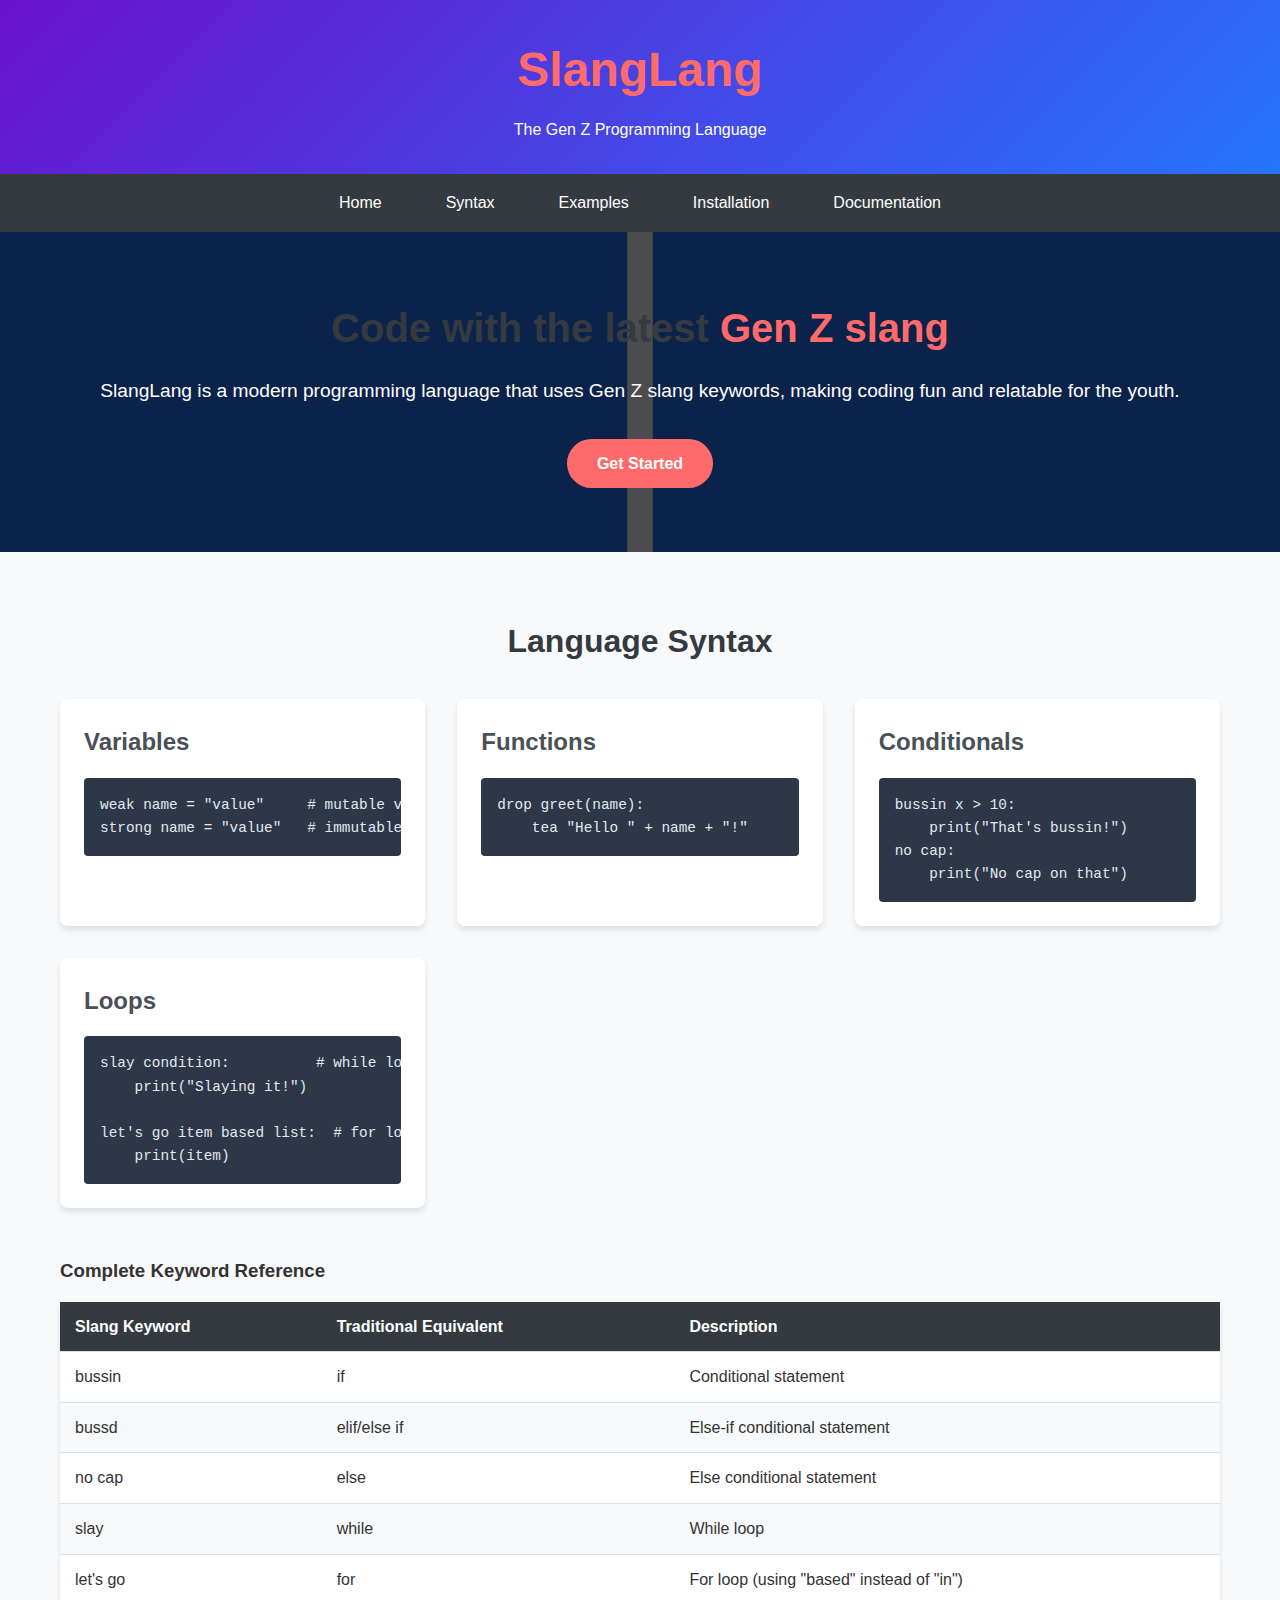
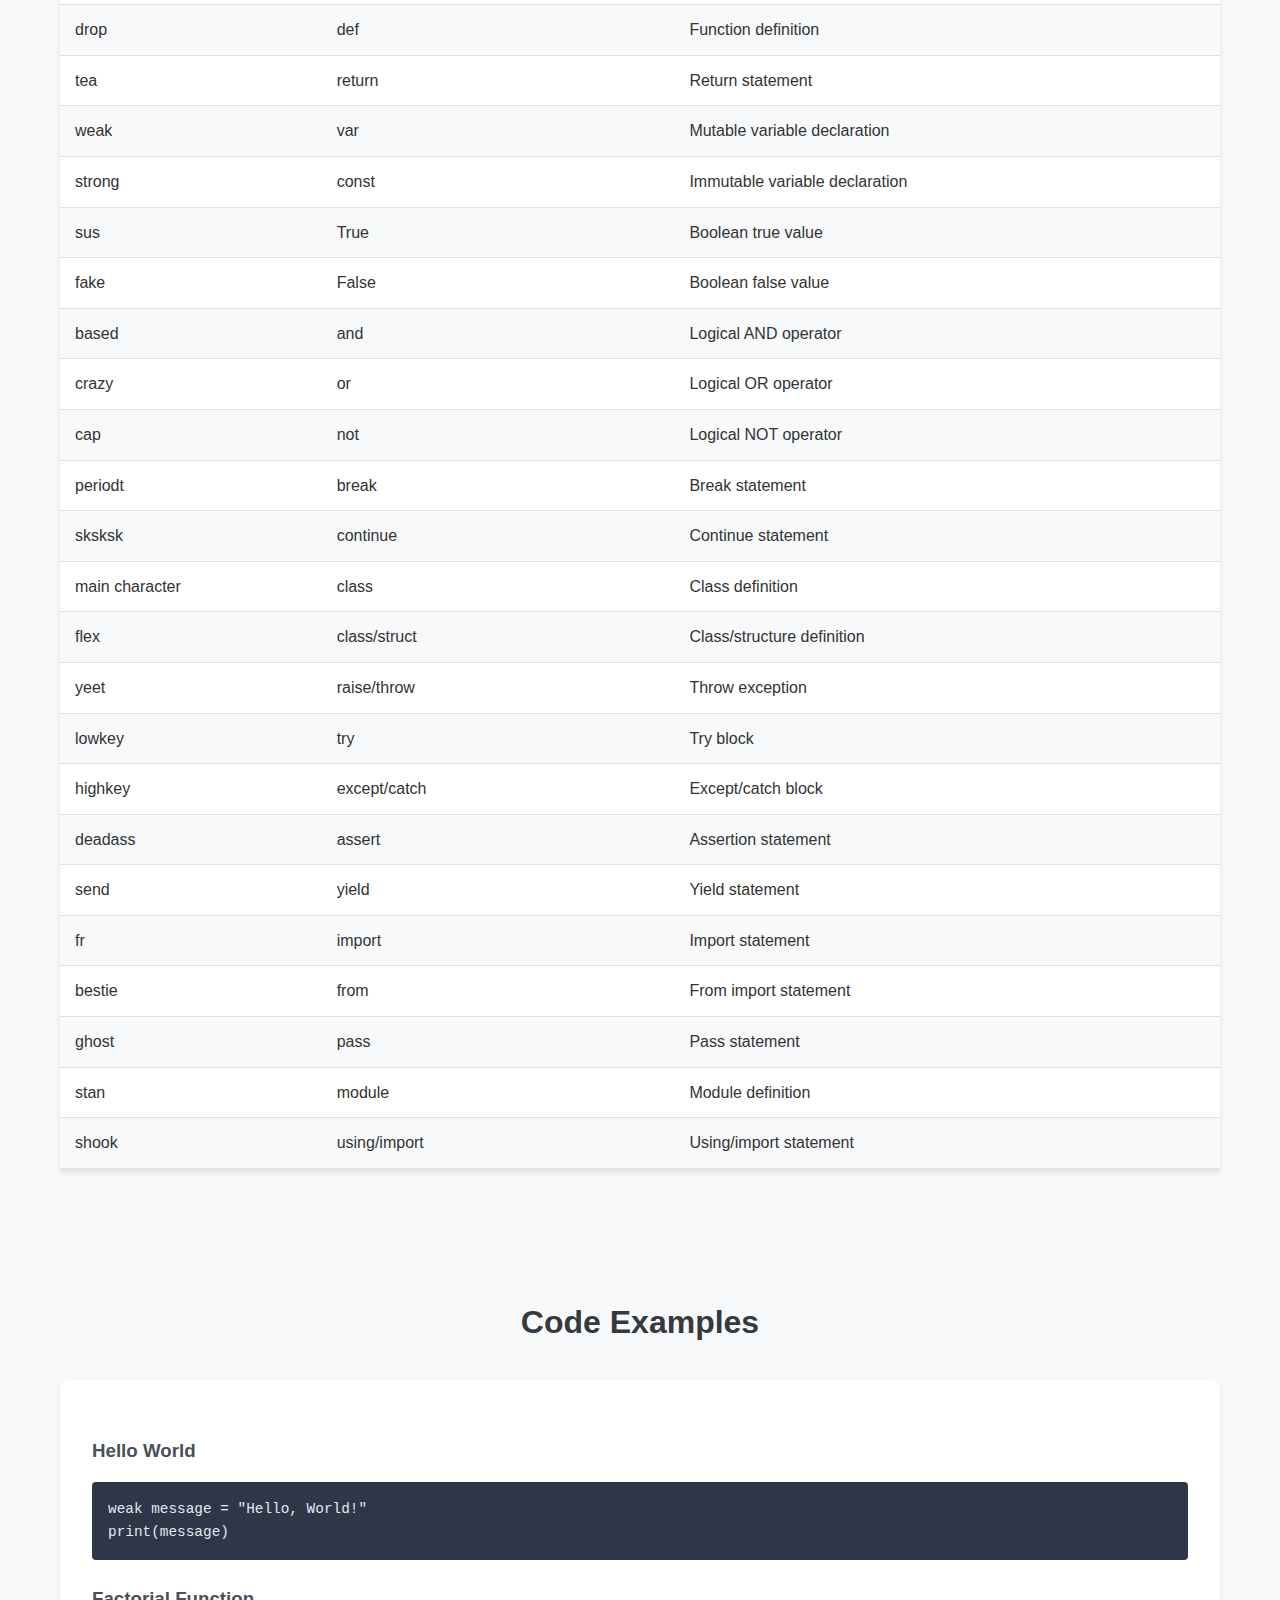
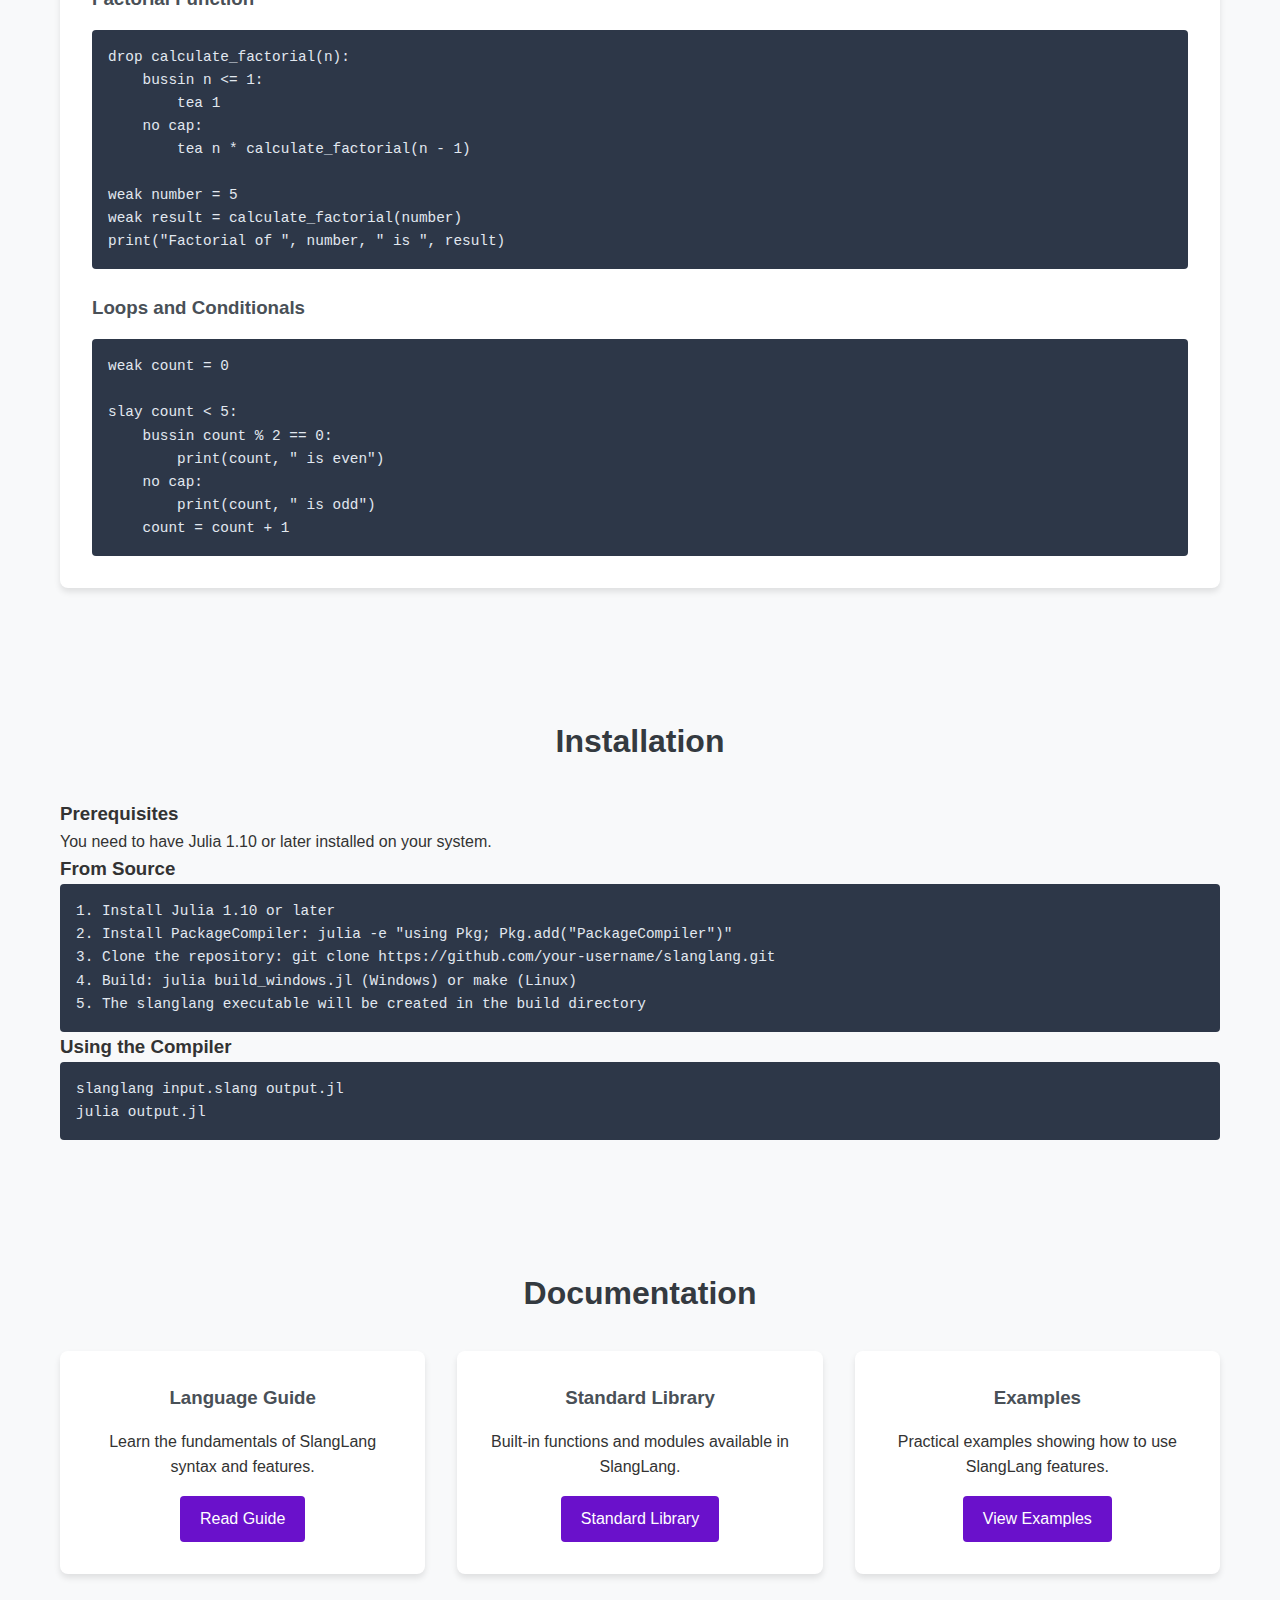
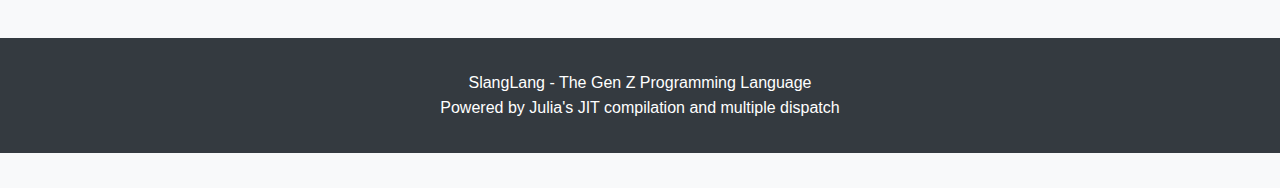
<file: index.html>
<!DOCTYPE html>
<html>
<head>
    <title>Redirecting to SlangLang GitHub Pages</title>
    <meta charset="utf-8">
    <meta http-equiv="refresh" content="0; url=./docs/index.html">
    <link rel="canonical" href="docs/index.html">
</head>
<body>
    <p>If you are not redirected automatically, follow this <a href="docs/index.html">link</a>.</p>
</body>
</html>
</file>
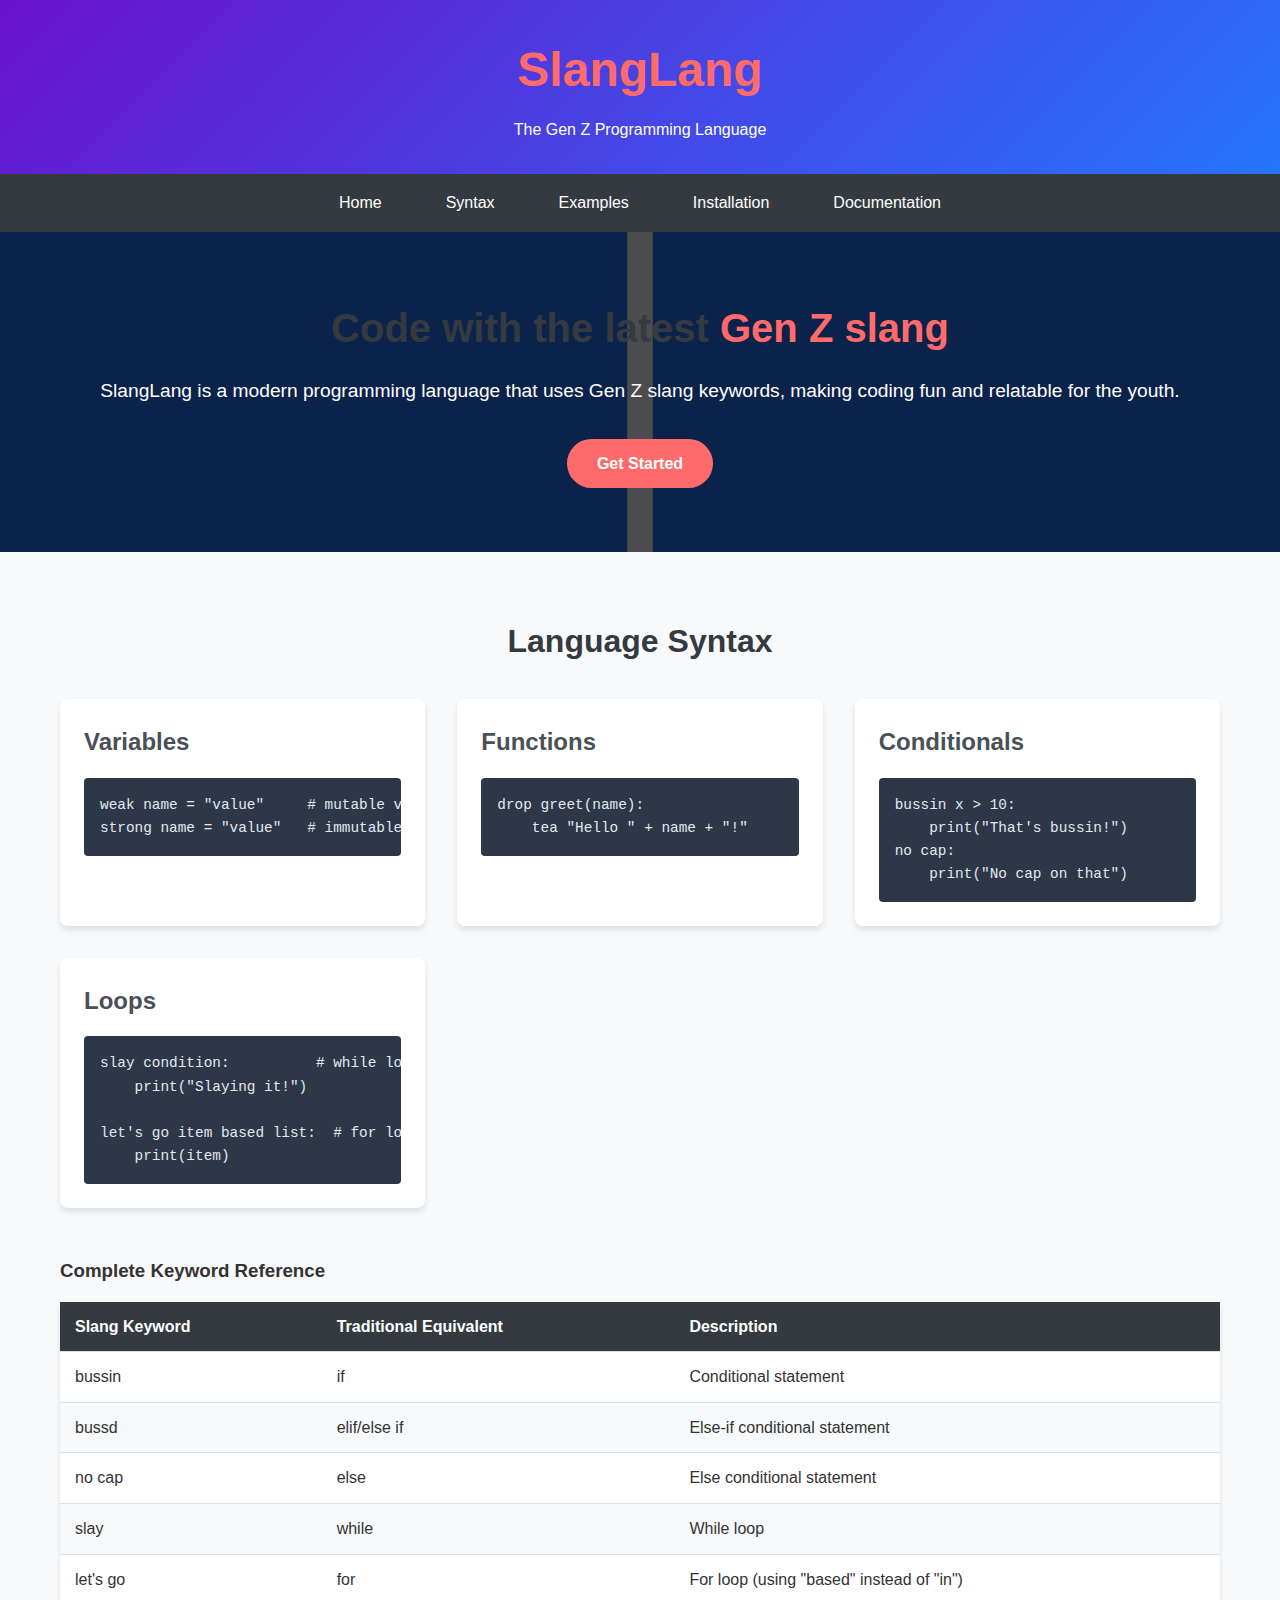
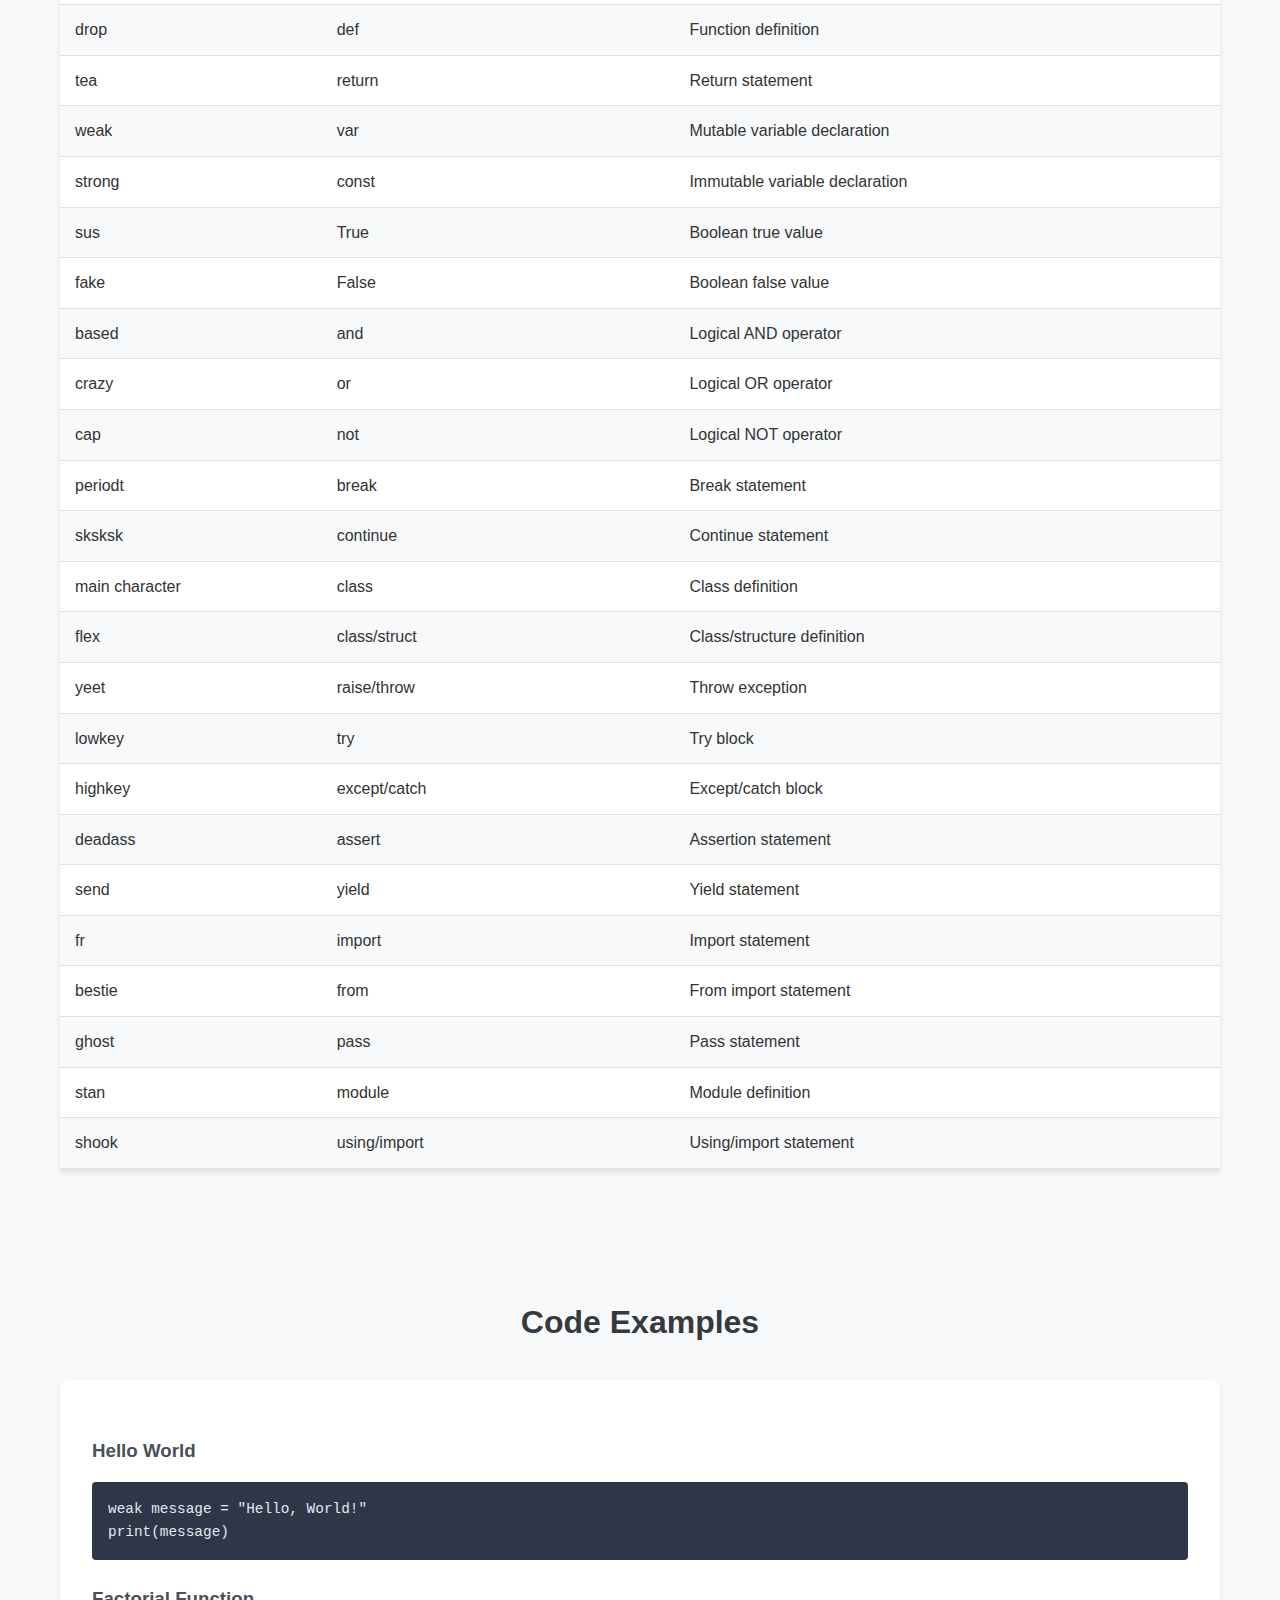
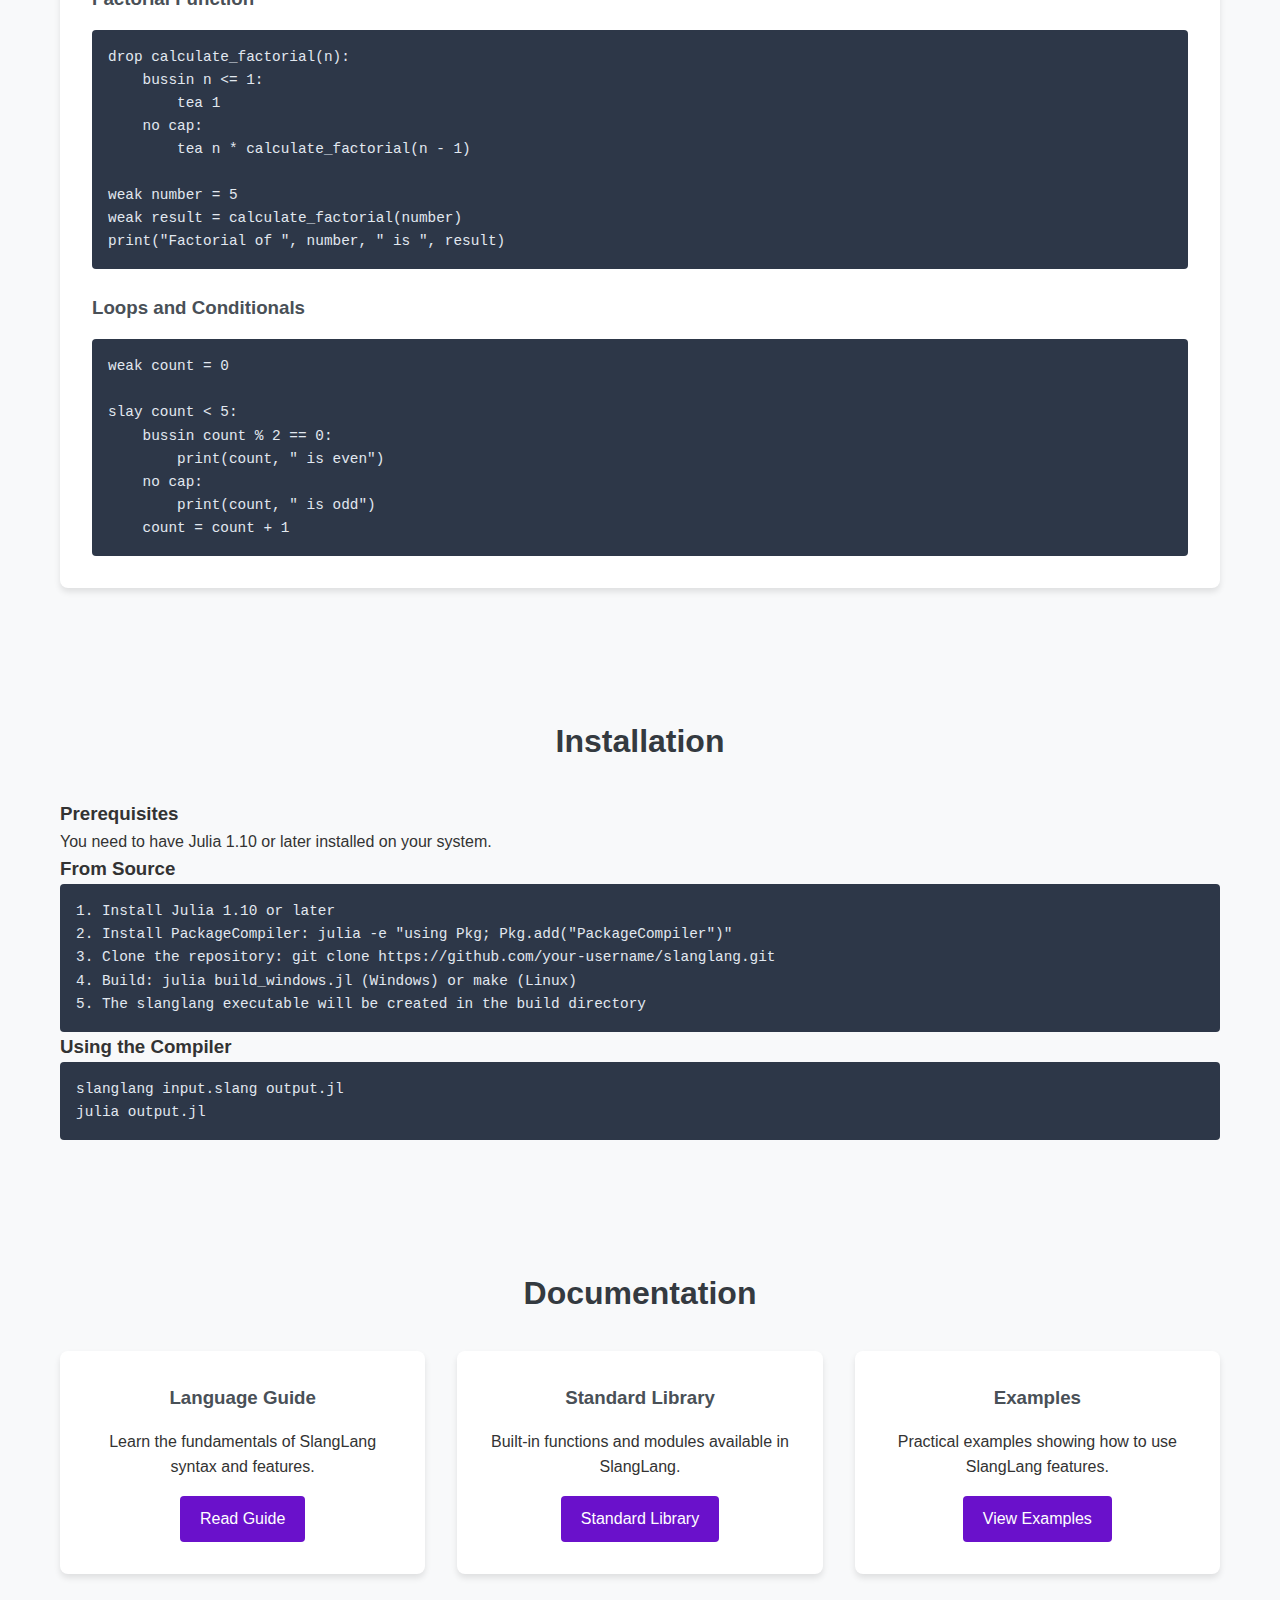
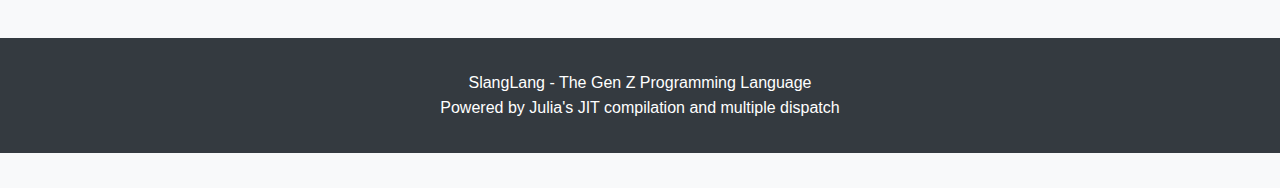
<file: docs/index.html>
<!DOCTYPE html>
<html lang="en">
<head>
    <meta charset="UTF-8">
    <meta name="viewport" content="width=device-width, initial-scale=1.0">
    <title>SlangLang - The Gen Z Programming Language</title>
    <link rel="stylesheet" href="styles.css">
</head>
<body>
    <header>
        <div class="container">
            <h1><span class="highlight">SlangLang</span></h1>
            <p>The Gen Z Programming Language</p>
        </div>
    </header>

    <nav>
        <div class="container">
            <ul>
                <li><a href="#home">Home</a></li>
                <li><a href="#syntax">Syntax</a></li>
                <li><a href="#examples">Examples</a></li>
                <li><a href="#install">Installation</a></li>
                <li><a href="#docs">Documentation</a></li>
            </ul>
        </div>
    </nav>

    <main>
        <section id="home" class="hero">
            <div class="container">
                <h2>Code with the latest <span class="highlight">Gen Z slang</span></h2>
                <p>SlangLang is a modern programming language that uses Gen Z slang keywords, making coding fun and relatable for the youth.</p>
                <a href="#syntax" class="btn">Get Started</a>
            </div>
        </section>

        <section id="syntax">
            <div class="container">
                <h2>Language Syntax</h2>
                <div class="syntax-grid">
                    <div class="syntax-card">
                        <h3>Variables</h3>
                        <div class="code-block">
                            <pre><code>weak name = "value"     # mutable variable
strong name = "value"   # immutable variable</code></pre>
                        </div>
                    </div>
                    
                    <div class="syntax-card">
                        <h3>Functions</h3>
                        <div class="code-block">
                            <pre><code>drop greet(name):
    tea "Hello " + name + "!"</code></pre>
                        </div>
                    </div>
                    
                    <div class="syntax-card">
                        <h3>Conditionals</h3>
                        <div class="code-block">
                            <pre><code>bussin x > 10:
    print("That's bussin!")
no cap:
    print("No cap on that")</code></pre>
                        </div>
                    </div>
                    
                    <div class="syntax-card">
                        <h3>Loops</h3>
                        <div class="code-block">
                            <pre><code>slay condition:          # while loop
    print("Slaying it!")

let's go item based list:  # for loop
    print(item)</code></pre>
                        </div>
                    </div>
                </div>
                
                <h3>Complete Keyword Reference</h3>
                <table class="keyword-table">
                    <thead>
                        <tr>
                            <th>Slang Keyword</th>
                            <th>Traditional Equivalent</th>
                            <th>Description</th>
                        </tr>
                    </thead>
                    <tbody>
                        <tr>
                            <td>bussin</td>
                            <td>if</td>
                            <td>Conditional statement</td>
                        </tr>
                        <tr>
                            <td>bussd</td>
                            <td>elif/else if</td>
                            <td>Else-if conditional statement</td>
                        </tr>
                        <tr>
                            <td>no cap</td>
                            <td>else</td>
                            <td>Else conditional statement</td>
                        </tr>
                        <tr>
                            <td>slay</td>
                            <td>while</td>
                            <td>While loop</td>
                        </tr>
                        <tr>
                            <td>let's go</td>
                            <td>for</td>
                            <td>For loop (using "based" instead of "in")</td>
                        </tr>
                        <tr>
                            <td>drop</td>
                            <td>def</td>
                            <td>Function definition</td>
                        </tr>
                        <tr>
                            <td>tea</td>
                            <td>return</td>
                            <td>Return statement</td>
                        </tr>
                        <tr>
                            <td>weak</td>
                            <td>var</td>
                            <td>Mutable variable declaration</td>
                        </tr>
                        <tr>
                            <td>strong</td>
                            <td>const</td>
                            <td>Immutable variable declaration</td>
                        </tr>
                        <tr>
                            <td>sus</td>
                            <td>True</td>
                            <td>Boolean true value</td>
                        </tr>
                        <tr>
                            <td>fake</td>
                            <td>False</td>
                            <td>Boolean false value</td>
                        </tr>
                        <tr>
                            <td>based</td>
                            <td>and</td>
                            <td>Logical AND operator</td>
                        </tr>
                        <tr>
                            <td>crazy</td>
                            <td>or</td>
                            <td>Logical OR operator</td>
                        </tr>
                        <tr>
                            <td>cap</td>
                            <td>not</td>
                            <td>Logical NOT operator</td>
                        </tr>
                        <tr>
                            <td>periodt</td>
                            <td>break</td>
                            <td>Break statement</td>
                        </tr>
                        <tr>
                            <td>sksksk</td>
                            <td>continue</td>
                            <td>Continue statement</td>
                        </tr>
                        <tr>
                            <td>main character</td>
                            <td>class</td>
                            <td>Class definition</td>
                        </tr>
                        <tr>
                            <td>flex</td>
                            <td>class/struct</td>
                            <td>Class/structure definition</td>
                        </tr>
                        <tr>
                            <td>yeet</td>
                            <td>raise/throw</td>
                            <td>Throw exception</td>
                        </tr>
                        <tr>
                            <td>lowkey</td>
                            <td>try</td>
                            <td>Try block</td>
                        </tr>
                        <tr>
                            <td>highkey</td>
                            <td>except/catch</td>
                            <td>Except/catch block</td>
                        </tr>
                        <tr>
                            <td>deadass</td>
                            <td>assert</td>
                            <td>Assertion statement</td>
                        </tr>
                        <tr>
                            <td>send</td>
                            <td>yield</td>
                            <td>Yield statement</td>
                        </tr>
                        <tr>
                            <td>fr</td>
                            <td>import</td>
                            <td>Import statement</td>
                        </tr>
                        <tr>
                            <td>bestie</td>
                            <td>from</td>
                            <td>From import statement</td>
                        </tr>
                        <tr>
                            <td>ghost</td>
                            <td>pass</td>
                            <td>Pass statement</td>
                        </tr>
                        <tr>
                            <td>stan</td>
                            <td>module</td>
                            <td>Module definition</td>
                        </tr>
                        <tr>
                            <td>shook</td>
                            <td>using/import</td>
                            <td>Using/import statement</td>
                        </tr>
                    </tbody>
                </table>
            </div>
        </section>

        <section id="examples">
            <div class="container">
                <h2>Code Examples</h2>
                
                <div class="example-section">
                    <h3>Hello World</h3>
                    <div class="code-block">
                        <pre><code>weak message = "Hello, World!"
print(message)</code></pre>
                    </div>
                    
                    <h3>Factorial Function</h3>
                    <div class="code-block">
                        <pre><code>drop calculate_factorial(n):
    bussin n <= 1:
        tea 1
    no cap:
        tea n * calculate_factorial(n - 1)

weak number = 5
weak result = calculate_factorial(number)
print("Factorial of ", number, " is ", result)</code></pre>
                    </div>
                    
                    <h3>Loops and Conditionals</h3>
                    <div class="code-block">
                        <pre><code>weak count = 0

slay count < 5:
    bussin count % 2 == 0:
        print(count, " is even")
    no cap:
        print(count, " is odd")
    count = count + 1</code></pre>
                    </div>
                </div>
            </div>
        </section>

        <section id="install">
            <div class="container">
                <h2>Installation</h2>
                
                <h3>Prerequisites</h3>
                <p>You need to have Julia 1.10 or later installed on your system.</p>
                
                <h3>From Source</h3>
                <div class="code-block">
                    <pre><code>1. Install Julia 1.10 or later
2. Install PackageCompiler: julia -e "using Pkg; Pkg.add("PackageCompiler")"
3. Clone the repository: git clone https://github.com/your-username/slanglang.git
4. Build: julia build_windows.jl (Windows) or make (Linux)
5. The slanglang executable will be created in the build directory</code></pre>
                </div>
                
                <h3>Using the Compiler</h3>
                <div class="code-block">
                    <pre><code>slanglang input.slang output.jl
julia output.jl</code></pre>
                </div>
            </div>
        </section>

        <section id="docs">
            <div class="container">
                <h2>Documentation</h2>
                
                <div class="docs-grid">
                    <div class="doc-card">
                        <h3>Language Guide</h3>
                        <p>Learn the fundamentals of SlangLang syntax and features.</p>
                        <a href="guide.html">Read Guide</a>
                    </div>
                    
                    <div class="doc-card">
                        <h3>Standard Library</h3>
                        <p>Built-in functions and modules available in SlangLang.</p>
                        <a href="stdlib.html">Standard Library</a>
                    </div>
                    
                    <div class="doc-card">
                        <h3>Examples</h3>
                        <p>Practical examples showing how to use SlangLang features.</p>
                        <a href="examples.html">View Examples</a>
                    </div>
                </div>
            </div>
        </section>
    </main>

    <footer>
        <div class="container">
            <p>SlangLang - The Gen Z Programming Language</p>
            <p>Powered by Julia's JIT compilation and multiple dispatch</p>
        </div>
    </footer>
</body>
</html>
</file>
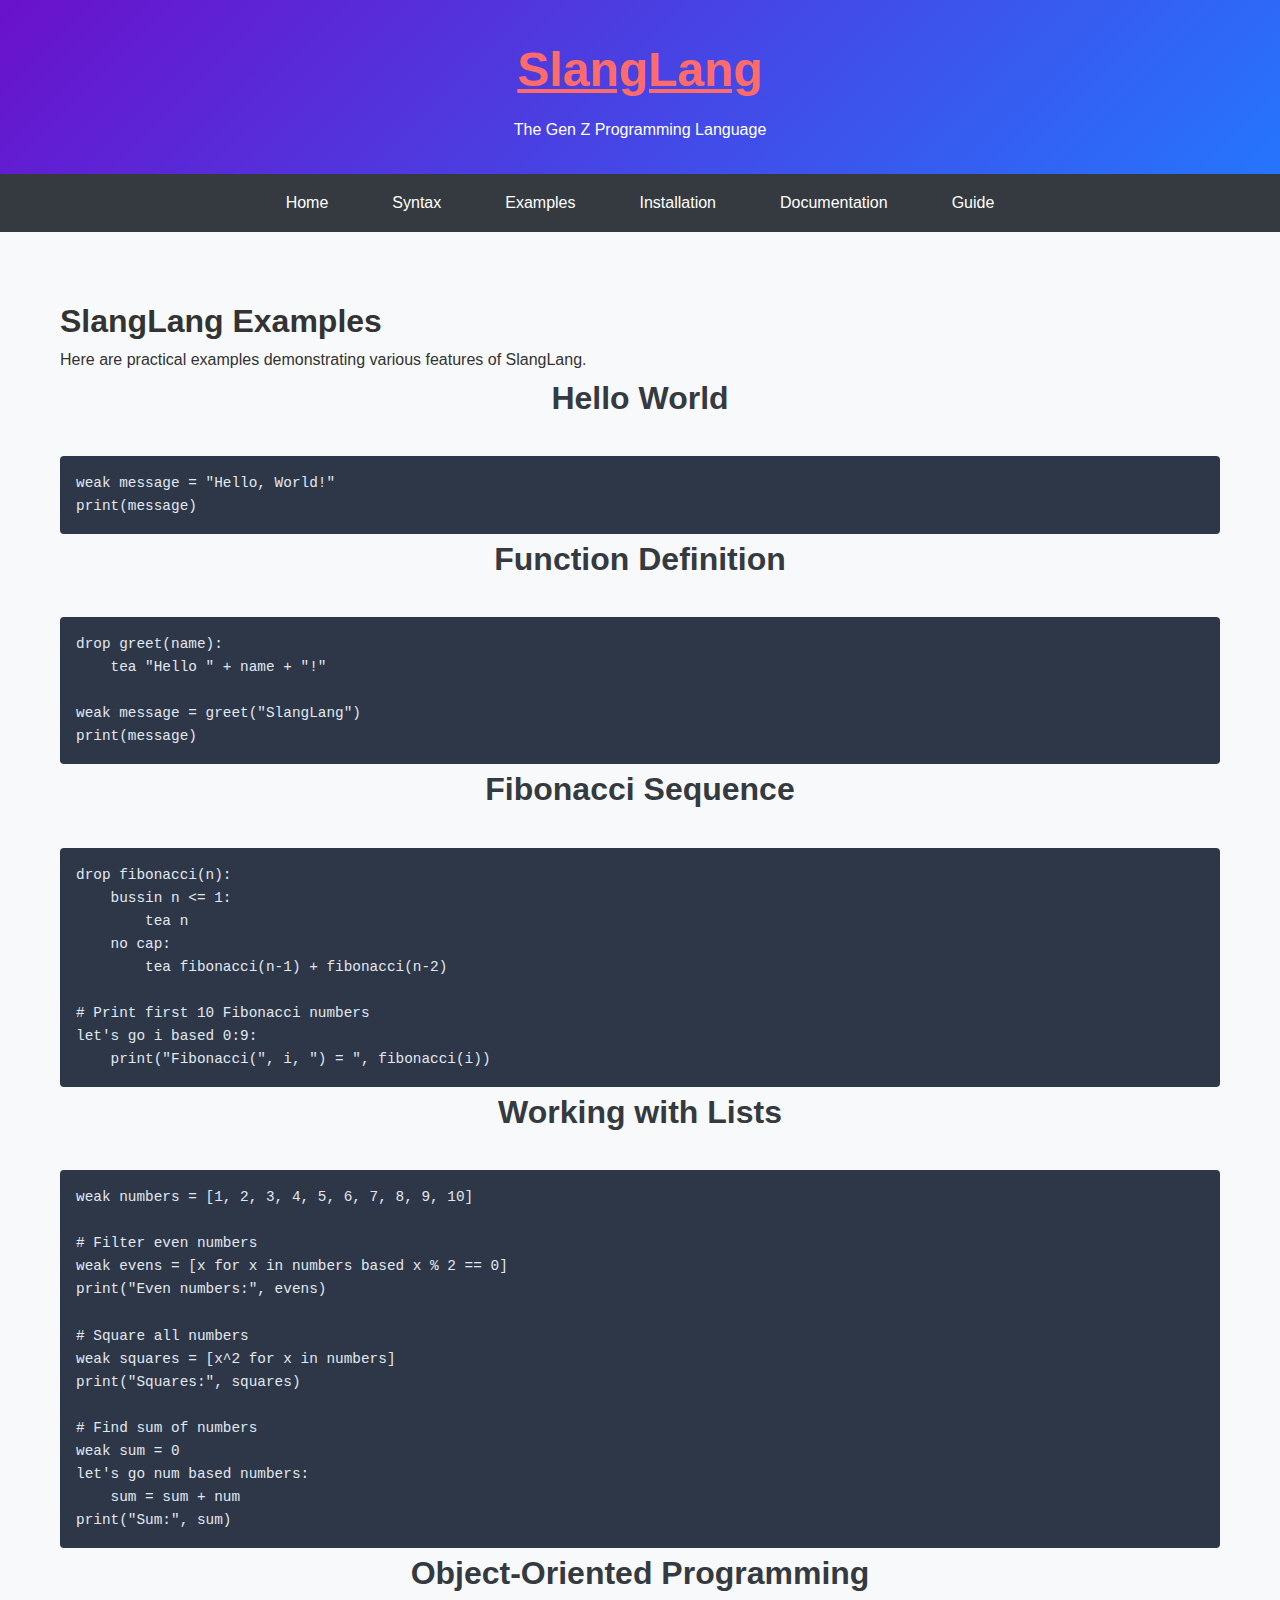
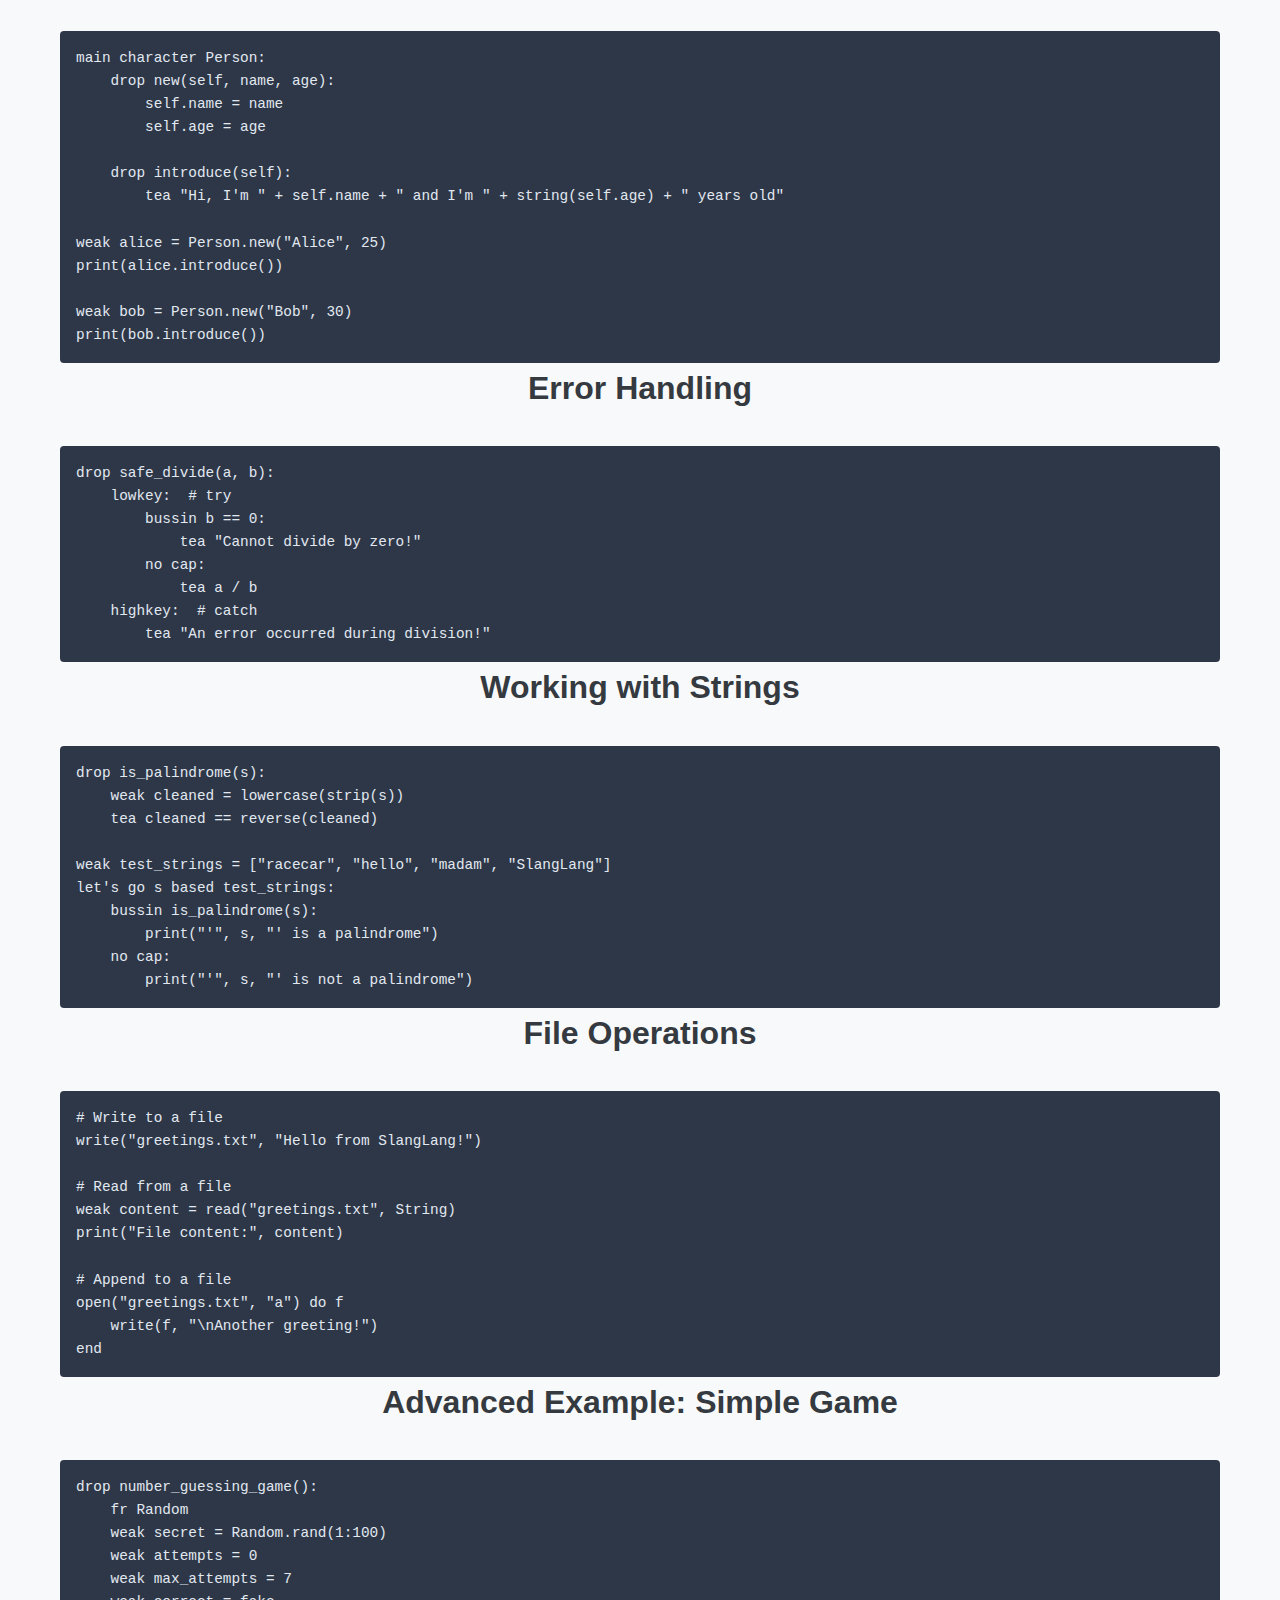
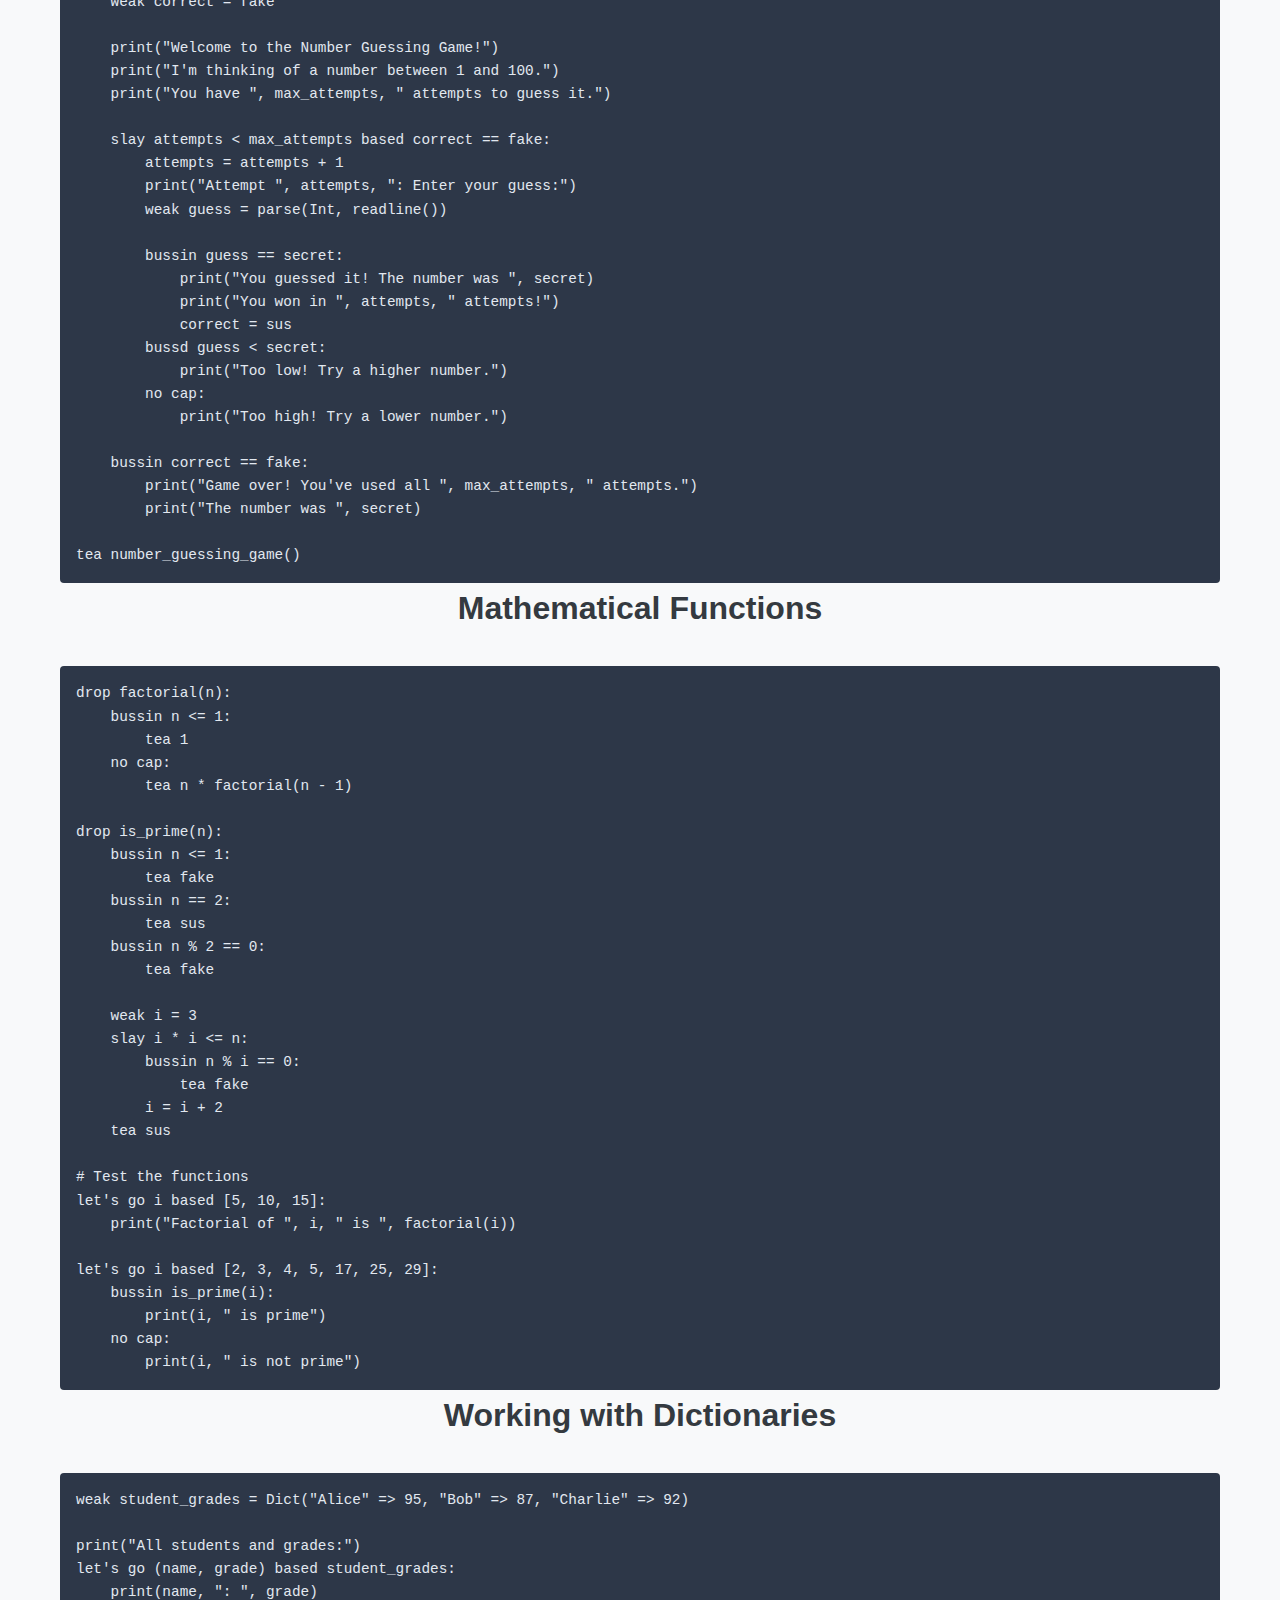
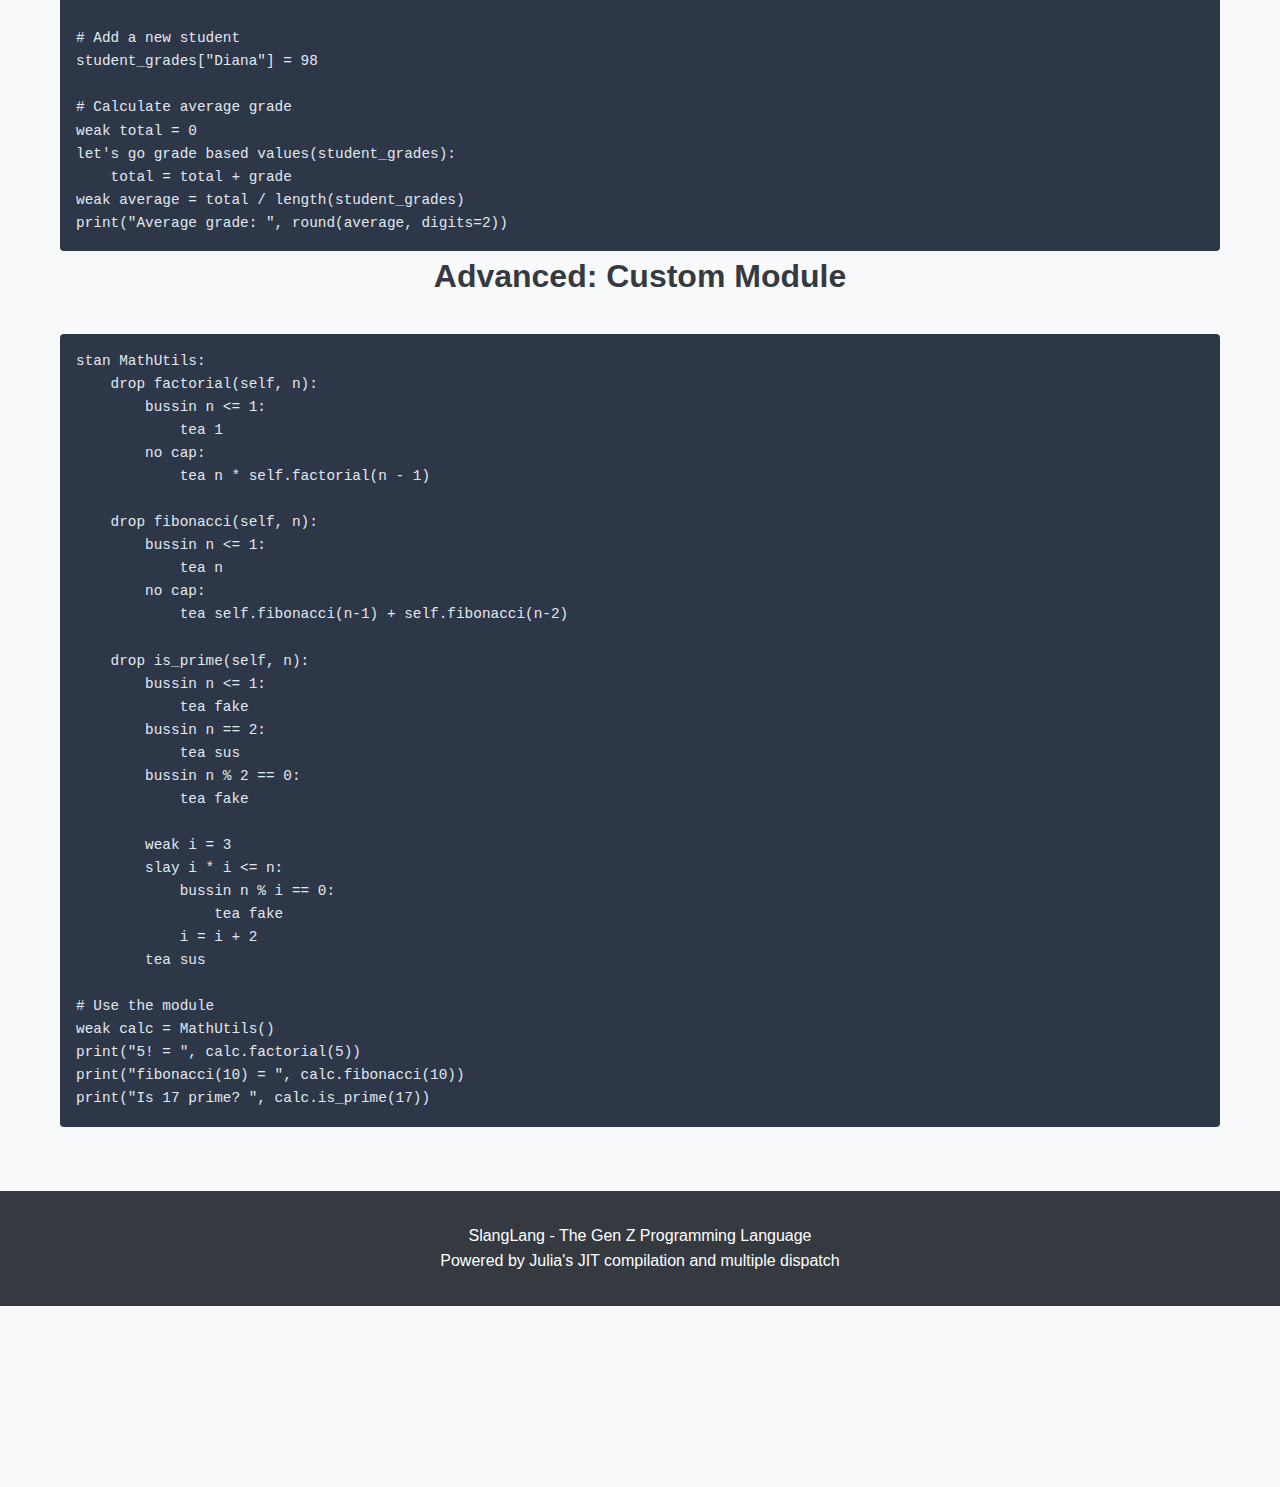
<file: docs/examples.html>
<!DOCTYPE html>
<html lang="en">
<head>
    <meta charset="UTF-8">
    <meta name="viewport" content="width=device-width, initial-scale=1.0">
    <title>Examples - SlangLang</title>
    <link rel="stylesheet" href="styles.css">
</head>
<body>
    <header>
        <div class="container">
            <h1><a href="index.html" class="highlight">SlangLang</a></h1>
            <p>The Gen Z Programming Language</p>
        </div>
    </header>

    <nav>
        <div class="container">
            <ul>
                <li><a href="index.html">Home</a></li>
                <li><a href="index.html#syntax">Syntax</a></li>
                <li><a href="index.html#examples">Examples</a></li>
                <li><a href="index.html#install">Installation</a></li>
                <li><a href="index.html#docs">Documentation</a></li>
                <li><a href="guide.html">Guide</a></li>
            </ul>
        </div>
    </nav>

    <main>
        <section>
            <div class="container">
                <h1>SlangLang Examples</h1>
                
                <p>Here are practical examples demonstrating various features of SlangLang.</p>
                
                <h2>Hello World</h2>
                <div class="code-block">
                    <pre><code>weak message = "Hello, World!"
print(message)</code></pre>
                </div>
                
                <h2>Function Definition</h2>
                <div class="code-block">
                    <pre><code>drop greet(name):
    tea "Hello " + name + "!"

weak message = greet("SlangLang")
print(message)</code></pre>
                </div>
                
                <h2>Fibonacci Sequence</h2>
                <div class="code-block">
                    <pre><code>drop fibonacci(n):
    bussin n <= 1:
        tea n
    no cap:
        tea fibonacci(n-1) + fibonacci(n-2)

# Print first 10 Fibonacci numbers
let's go i based 0:9:
    print("Fibonacci(", i, ") = ", fibonacci(i))</code></pre>
                </div>
                
                <h2>Working with Lists</h2>
                <div class="code-block">
                    <pre><code>weak numbers = [1, 2, 3, 4, 5, 6, 7, 8, 9, 10]

# Filter even numbers
weak evens = [x for x in numbers based x % 2 == 0]
print("Even numbers:", evens)

# Square all numbers
weak squares = [x^2 for x in numbers]
print("Squares:", squares)

# Find sum of numbers
weak sum = 0
let's go num based numbers:
    sum = sum + num
print("Sum:", sum)</code></pre>
                </div>
                
                <h2>Object-Oriented Programming</h2>
                <div class="code-block">
                    <pre><code>main character Person:
    drop new(self, name, age):
        self.name = name
        self.age = age
    
    drop introduce(self):
        tea "Hi, I'm " + self.name + " and I'm " + string(self.age) + " years old"

weak alice = Person.new("Alice", 25)
print(alice.introduce())

weak bob = Person.new("Bob", 30)
print(bob.introduce())</code></pre>
                </div>
                
                <h2>Error Handling</h2>
                <div class="code-block">
                    <pre><code>drop safe_divide(a, b):
    lowkey:  # try
        bussin b == 0:
            tea "Cannot divide by zero!"
        no cap:
            tea a / b
    highkey:  # catch
        tea "An error occurred during division!"</code></pre>
                </div>
                
                <h2>Working with Strings</h2>
                <div class="code-block">
                    <pre><code>drop is_palindrome(s):
    weak cleaned = lowercase(strip(s))
    tea cleaned == reverse(cleaned)

weak test_strings = ["racecar", "hello", "madam", "SlangLang"]
let's go s based test_strings:
    bussin is_palindrome(s):
        print("'", s, "' is a palindrome")
    no cap:
        print("'", s, "' is not a palindrome")</code></pre>
                </div>
                
                <h2>File Operations</h2>
                <div class="code-block">
                    <pre><code># Write to a file
write("greetings.txt", "Hello from SlangLang!")

# Read from a file
weak content = read("greetings.txt", String)
print("File content:", content)

# Append to a file
open("greetings.txt", "a") do f
    write(f, "\nAnother greeting!")
end</code></pre>
                </div>
                
                <h2>Advanced Example: Simple Game</h2>
                <div class="code-block">
                    <pre><code>drop number_guessing_game():
    fr Random
    weak secret = Random.rand(1:100)
    weak attempts = 0
    weak max_attempts = 7
    weak correct = fake
    
    print("Welcome to the Number Guessing Game!")
    print("I'm thinking of a number between 1 and 100.")
    print("You have ", max_attempts, " attempts to guess it.")
    
    slay attempts < max_attempts based correct == fake:
        attempts = attempts + 1
        print("Attempt ", attempts, ": Enter your guess:")
        weak guess = parse(Int, readline())
        
        bussin guess == secret:
            print("You guessed it! The number was ", secret)
            print("You won in ", attempts, " attempts!")
            correct = sus
        bussd guess < secret:
            print("Too low! Try a higher number.")
        no cap:
            print("Too high! Try a lower number.")
    
    bussin correct == fake:
        print("Game over! You've used all ", max_attempts, " attempts.")
        print("The number was ", secret)

tea number_guessing_game()</code></pre>
                </div>
                
                <h2>Mathematical Functions</h2>
                <div class="code-block">
                    <pre><code>drop factorial(n):
    bussin n <= 1:
        tea 1
    no cap:
        tea n * factorial(n - 1)

drop is_prime(n):
    bussin n <= 1:
        tea fake
    bussin n == 2:
        tea sus
    bussin n % 2 == 0:
        tea fake
    
    weak i = 3
    slay i * i <= n:
        bussin n % i == 0:
            tea fake
        i = i + 2
    tea sus

# Test the functions
let's go i based [5, 10, 15]:
    print("Factorial of ", i, " is ", factorial(i))

let's go i based [2, 3, 4, 5, 17, 25, 29]:
    bussin is_prime(i):
        print(i, " is prime")
    no cap:
        print(i, " is not prime")</code></pre>
                </div>
                
                <h2>Working with Dictionaries</h2>
                <div class="code-block">
                    <pre><code>weak student_grades = Dict("Alice" => 95, "Bob" => 87, "Charlie" => 92)

print("All students and grades:")
let's go (name, grade) based student_grades:
    print(name, ": ", grade)

# Add a new student
student_grades["Diana"] = 98

# Calculate average grade
weak total = 0
let's go grade based values(student_grades):
    total = total + grade
weak average = total / length(student_grades)
print("Average grade: ", round(average, digits=2))</code></pre>
                </div>
                
                <h2>Advanced: Custom Module</h2>
                <div class="code-block">
                    <pre><code>stan MathUtils:
    drop factorial(self, n):
        bussin n <= 1:
            tea 1
        no cap:
            tea n * self.factorial(n - 1)
    
    drop fibonacci(self, n):
        bussin n <= 1:
            tea n
        no cap:
            tea self.fibonacci(n-1) + self.fibonacci(n-2)
    
    drop is_prime(self, n):
        bussin n <= 1:
            tea fake
        bussin n == 2:
            tea sus
        bussin n % 2 == 0:
            tea fake
        
        weak i = 3
        slay i * i <= n:
            bussin n % i == 0:
                tea fake
            i = i + 2
        tea sus

# Use the module
weak calc = MathUtils()
print("5! = ", calc.factorial(5))
print("fibonacci(10) = ", calc.fibonacci(10))
print("Is 17 prime? ", calc.is_prime(17))</code></pre>
                </div>
            </div>
        </section>
    </main>

    <footer>
        <div class="container">
            <p>SlangLang - The Gen Z Programming Language</p>
            <p>Powered by Julia's JIT compilation and multiple dispatch</p>
        </div>
    </footer>
</body>
</html>
</file>
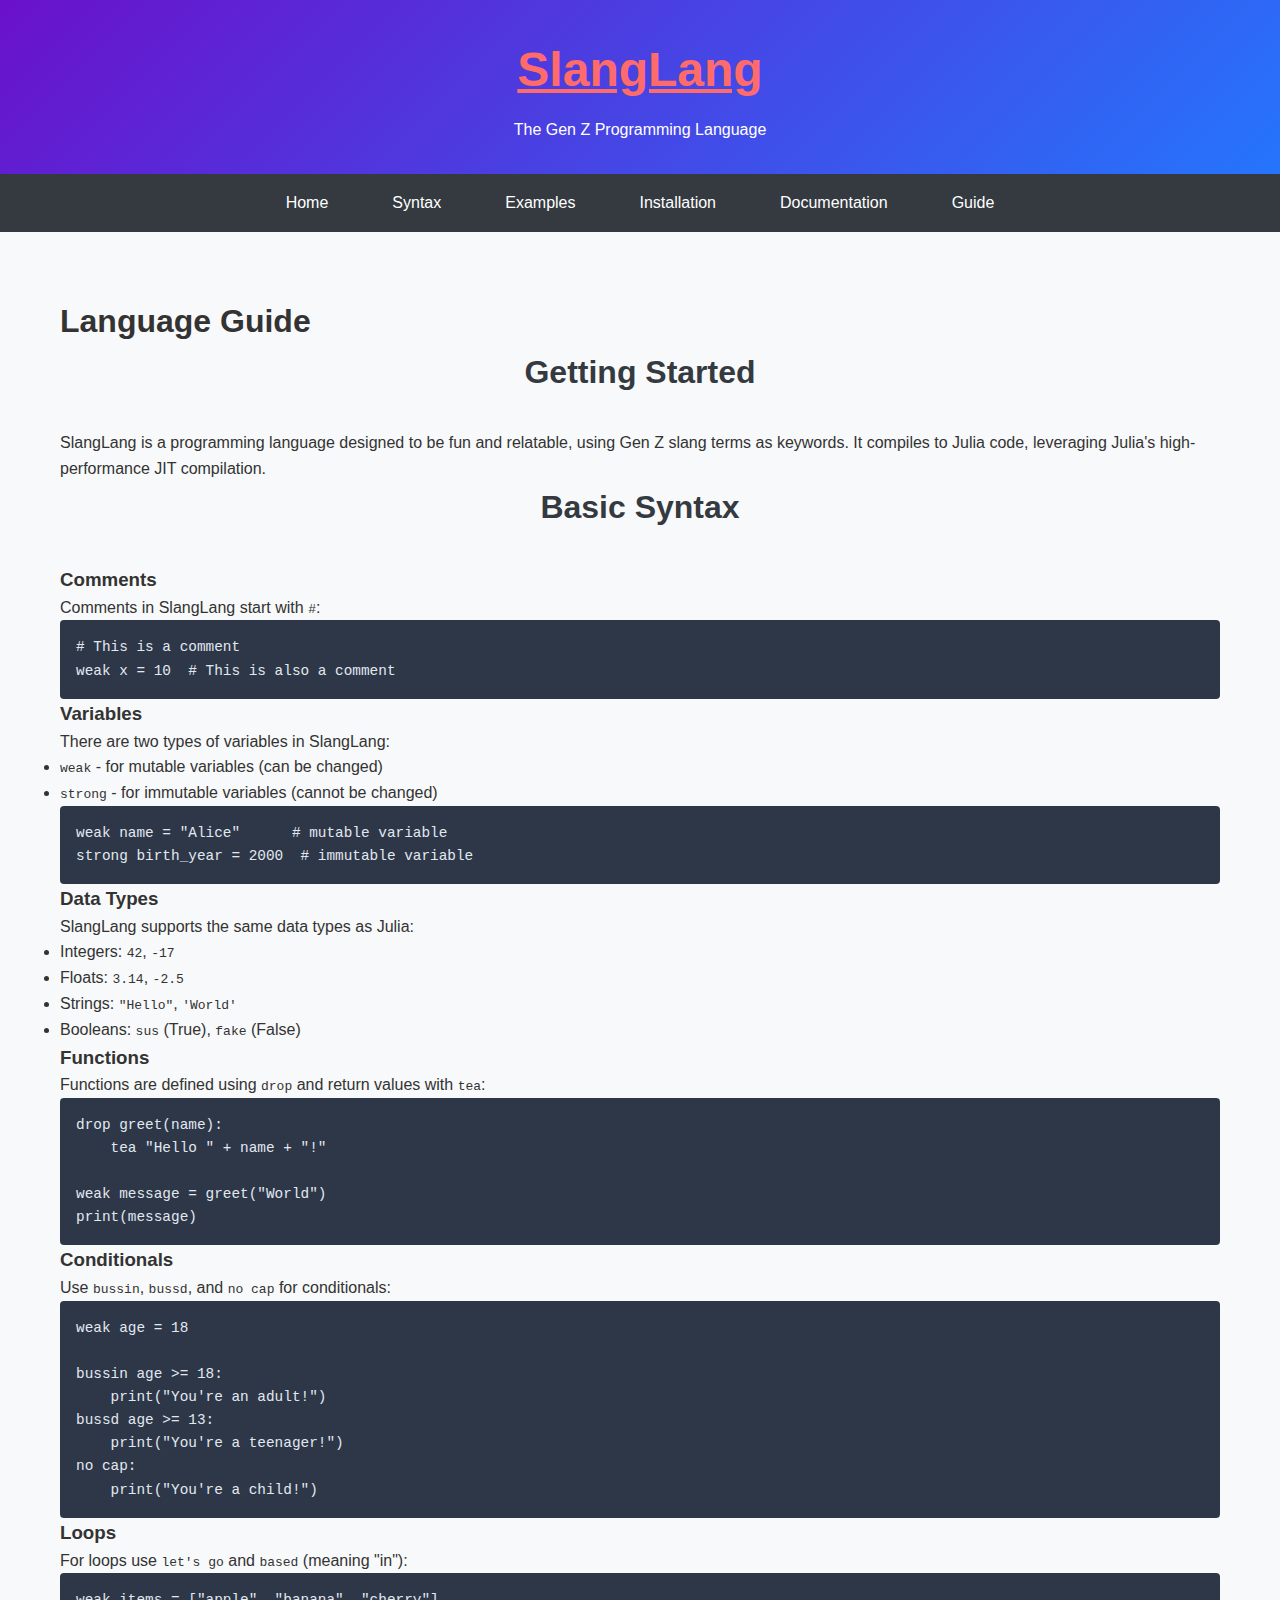
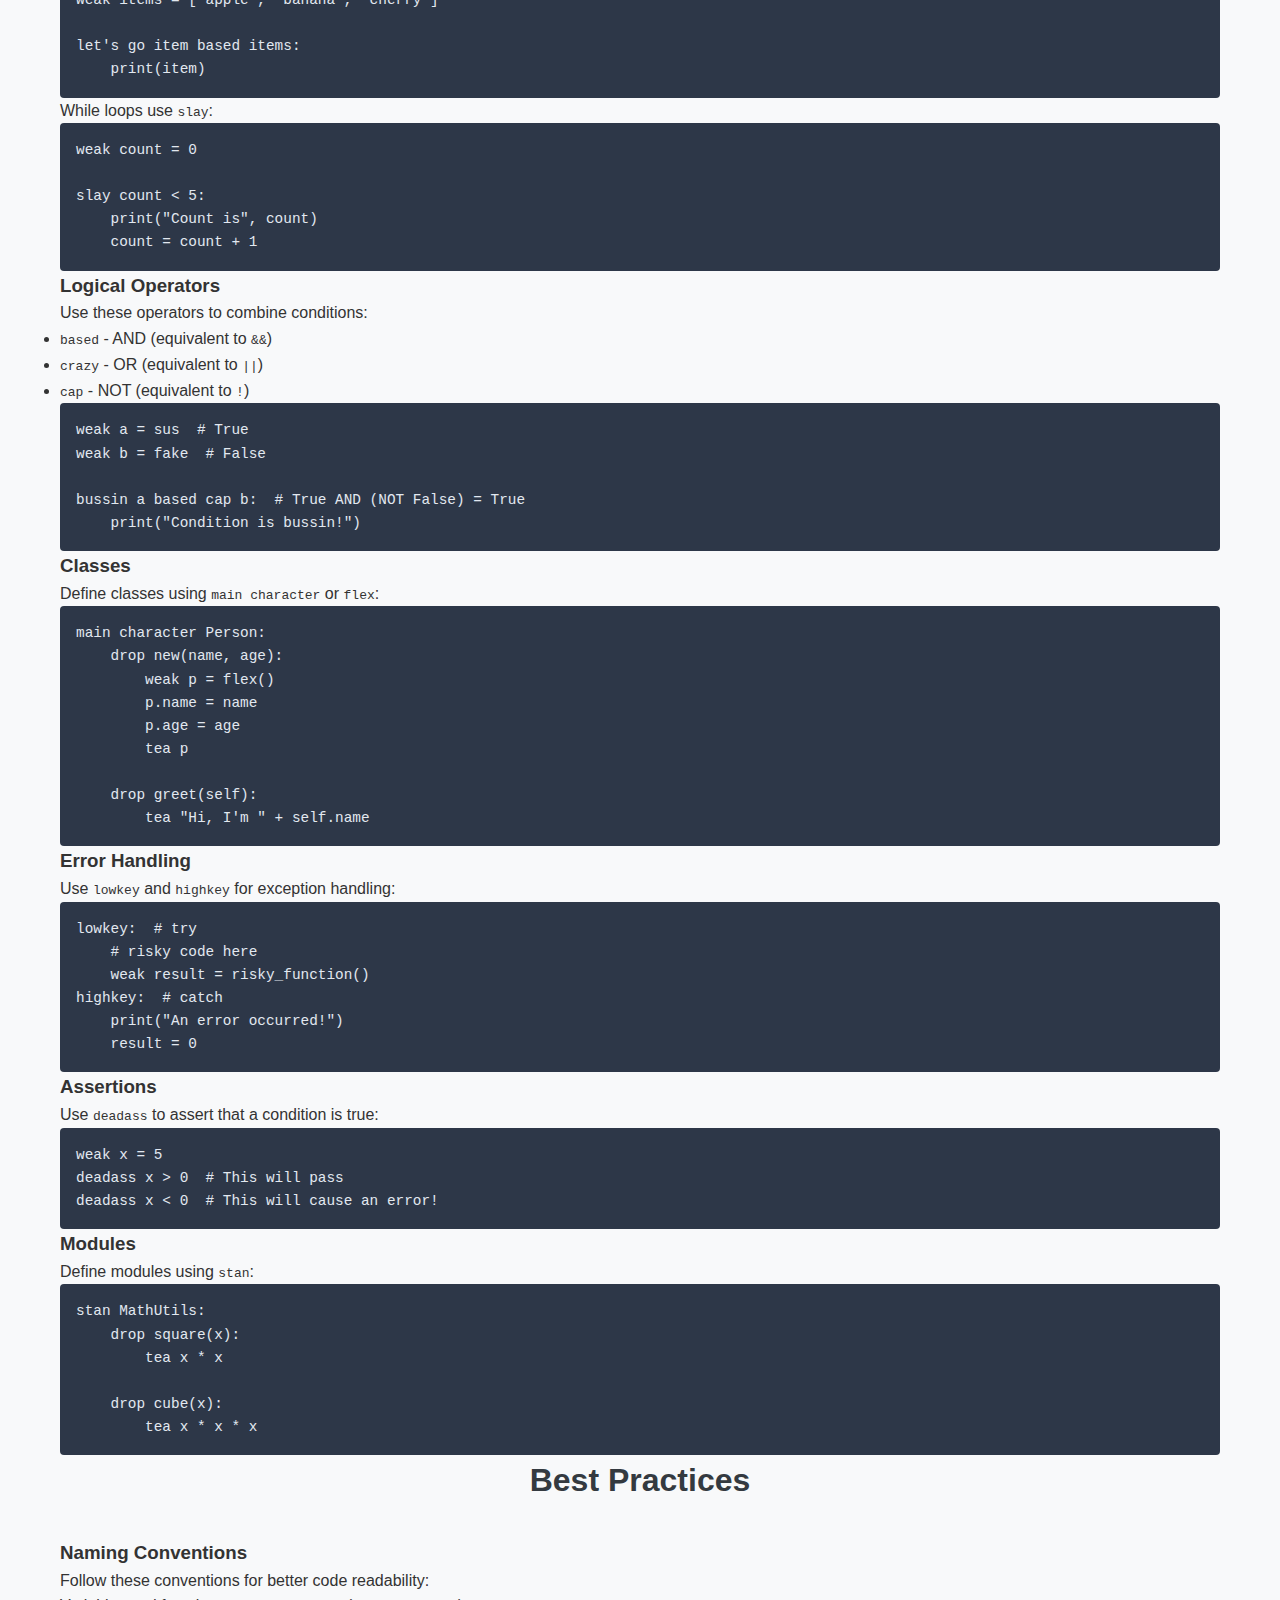
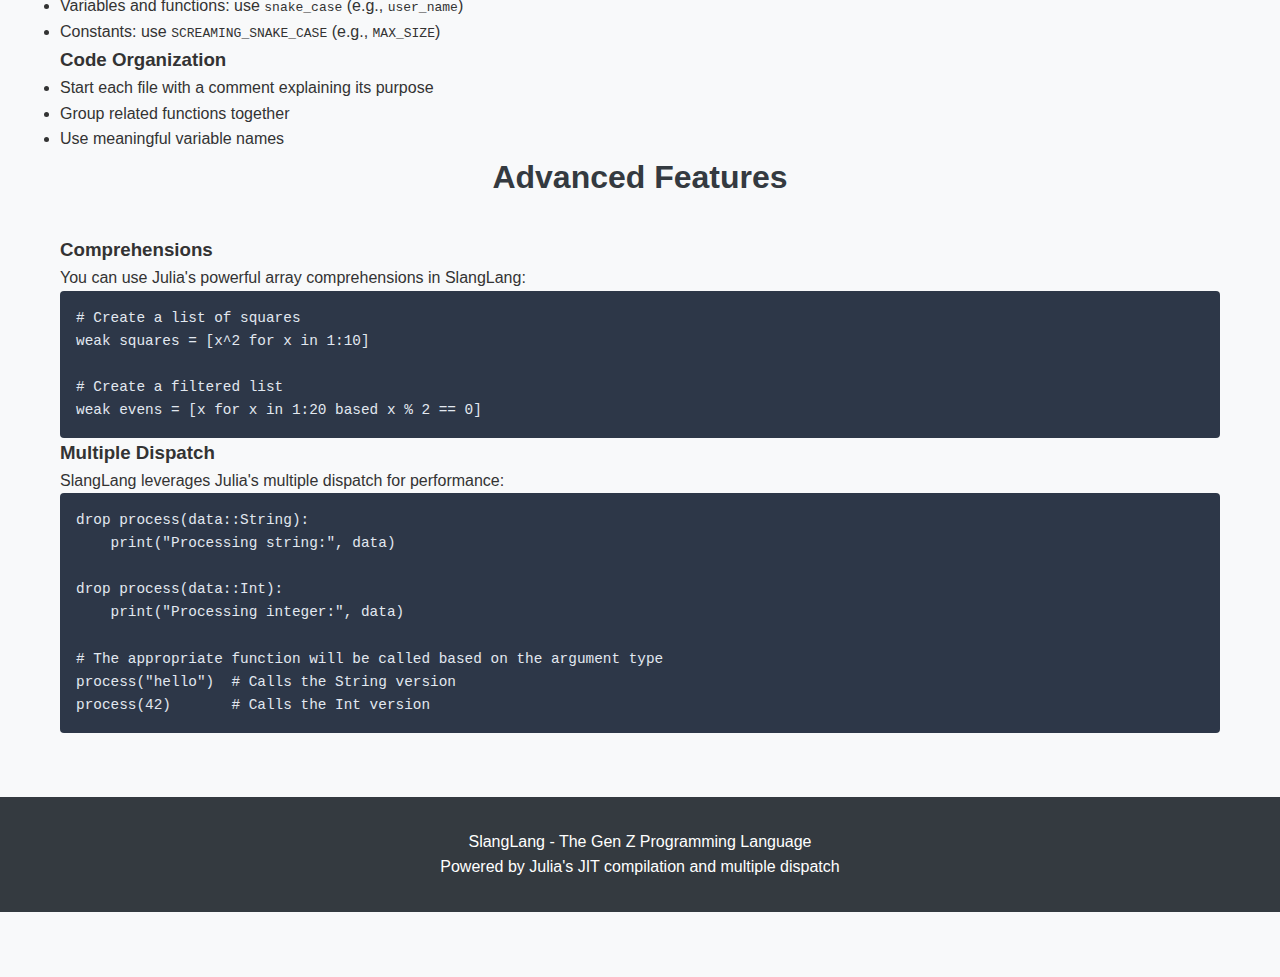
<file: docs/guide.html>
<!DOCTYPE html>
<html lang="en">
<head>
    <meta charset="UTF-8">
    <meta name="viewport" content="width=device-width, initial-scale=1.0">
    <title>Language Guide - SlangLang</title>
    <link rel="stylesheet" href="styles.css">
</head>
<body>
    <header>
        <div class="container">
            <h1><a href="index.html" class="highlight">SlangLang</a></h1>
            <p>The Gen Z Programming Language</p>
        </div>
    </header>

    <nav>
        <div class="container">
            <ul>
                <li><a href="index.html">Home</a></li>
                <li><a href="index.html#syntax">Syntax</a></li>
                <li><a href="index.html#examples">Examples</a></li>
                <li><a href="index.html#install">Installation</a></li>
                <li><a href="index.html#docs">Documentation</a></li>
                <li><a href="guide.html">Guide</a></li>
            </ul>
        </div>
    </nav>

    <main>
        <section>
            <div class="container">
                <h1>Language Guide</h1>
                
                <h2>Getting Started</h2>
                <p>SlangLang is a programming language designed to be fun and relatable, using Gen Z slang terms as keywords. It compiles to Julia code, leveraging Julia's high-performance JIT compilation.</p>
                
                <h2>Basic Syntax</h2>
                
                <h3>Comments</h3>
                <p>Comments in SlangLang start with <code>#</code>:</p>
                <div class="code-block">
                    <pre><code># This is a comment
weak x = 10  # This is also a comment</code></pre>
                </div>
                
                <h3>Variables</h3>
                <p>There are two types of variables in SlangLang:</p>
                <ul>
                    <li><code>weak</code> - for mutable variables (can be changed)</li>
                    <li><code>strong</code> - for immutable variables (cannot be changed)</li>
                </ul>
                <div class="code-block">
                    <pre><code>weak name = "Alice"      # mutable variable
strong birth_year = 2000  # immutable variable</code></pre>
                </div>
                
                <h3>Data Types</h3>
                <p>SlangLang supports the same data types as Julia:</p>
                <ul>
                    <li>Integers: <code>42</code>, <code>-17</code></li>
                    <li>Floats: <code>3.14</code>, <code>-2.5</code></li>
                    <li>Strings: <code>"Hello"</code>, <code>'World'</code></li>
                    <li>Booleans: <code>sus</code> (True), <code>fake</code> (False)</li>
                </ul>
                
                <h3>Functions</h3>
                <p>Functions are defined using <code>drop</code> and return values with <code>tea</code>:</p>
                <div class="code-block">
                    <pre><code>drop greet(name):
    tea "Hello " + name + "!"

weak message = greet("World")
print(message)</code></pre>
                </div>
                
                <h3>Conditionals</h3>
                <p>Use <code>bussin</code>, <code>bussd</code>, and <code>no cap</code> for conditionals:</p>
                <div class="code-block">
                    <pre><code>weak age = 18

bussin age >= 18:
    print("You're an adult!")
bussd age >= 13:
    print("You're a teenager!")
no cap:
    print("You're a child!")</code></pre>
                </div>
                
                <h3>Loops</h3>
                <p>For loops use <code>let's go</code> and <code>based</code> (meaning "in"):</p>
                <div class="code-block">
                    <pre><code>weak items = ["apple", "banana", "cherry"]

let's go item based items:
    print(item)</code></pre>
                </div>
                
                <p>While loops use <code>slay</code>:</p>
                <div class="code-block">
                    <pre><code>weak count = 0

slay count < 5:
    print("Count is", count)
    count = count + 1</code></pre>
                </div>
                
                <h3>Logical Operators</h3>
                <p>Use these operators to combine conditions:</p>
                <ul>
                    <li><code>based</code> - AND (equivalent to <code>&&</code>)</li>
                    <li><code>crazy</code> - OR (equivalent to <code>||</code>)</li>
                    <li><code>cap</code> - NOT (equivalent to <code>!</code>)</li>
                </ul>
                <div class="code-block">
                    <pre><code>weak a = sus  # True
weak b = fake  # False

bussin a based cap b:  # True AND (NOT False) = True
    print("Condition is bussin!")</code></pre>
                </div>
                
                <h3>Classes</h3>
                <p>Define classes using <code>main character</code> or <code>flex</code>:</p>
                <div class="code-block">
                    <pre><code>main character Person:
    drop new(name, age):
        weak p = flex()
        p.name = name
        p.age = age
        tea p

    drop greet(self):
        tea "Hi, I'm " + self.name</code></pre>
                </div>
                
                <h3>Error Handling</h3>
                <p>Use <code>lowkey</code> and <code>highkey</code> for exception handling:</p>
                <div class="code-block">
                    <pre><code>lowkey:  # try
    # risky code here
    weak result = risky_function()
highkey:  # catch
    print("An error occurred!")
    result = 0</code></pre>
                </div>
                
                <h3>Assertions</h3>
                <p>Use <code>deadass</code> to assert that a condition is true:</p>
                <div class="code-block">
                    <pre><code>weak x = 5
deadass x > 0  # This will pass
deadass x < 0  # This will cause an error!</code></pre>
                </div>
                
                <h3>Modules</h3>
                <p>Define modules using <code>stan</code>:</p>
                <div class="code-block">
                    <pre><code>stan MathUtils:
    drop square(x):
        tea x * x

    drop cube(x):
        tea x * x * x</code></pre>
                </div>
                
                <h2>Best Practices</h2>
                
                <h3>Naming Conventions</h3>
                <p>Follow these conventions for better code readability:</p>
                <ul>
                    <li>Variables and functions: use <code>snake_case</code> (e.g., <code>user_name</code>)</li>
                    <li>Constants: use <code>SCREAMING_SNAKE_CASE</code> (e.g., <code>MAX_SIZE</code>)</li>
                </ul>
                
                <h3>Code Organization</h3>
                <ul>
                    <li>Start each file with a comment explaining its purpose</li>
                    <li>Group related functions together</li>
                    <li>Use meaningful variable names</li>
                </ul>
                
                <h2>Advanced Features</h2>
                
                <h3>Comprehensions</h3>
                <p>You can use Julia's powerful array comprehensions in SlangLang:</p>
                <div class="code-block">
                    <pre><code># Create a list of squares
weak squares = [x^2 for x in 1:10]

# Create a filtered list
weak evens = [x for x in 1:20 based x % 2 == 0]</code></pre>
                </div>
                
                <h3>Multiple Dispatch</h3>
                <p>SlangLang leverages Julia's multiple dispatch for performance:</p>
                <div class="code-block">
                    <pre><code>drop process(data::String):
    print("Processing string:", data)

drop process(data::Int):
    print("Processing integer:", data)

# The appropriate function will be called based on the argument type
process("hello")  # Calls the String version
process(42)       # Calls the Int version</code></pre>
                </div>
            </div>
        </section>
    </main>

    <footer>
        <div class="container">
            <p>SlangLang - The Gen Z Programming Language</p>
            <p>Powered by Julia's JIT compilation and multiple dispatch</p>
        </div>
    </footer>
</body>
</html>
</file>
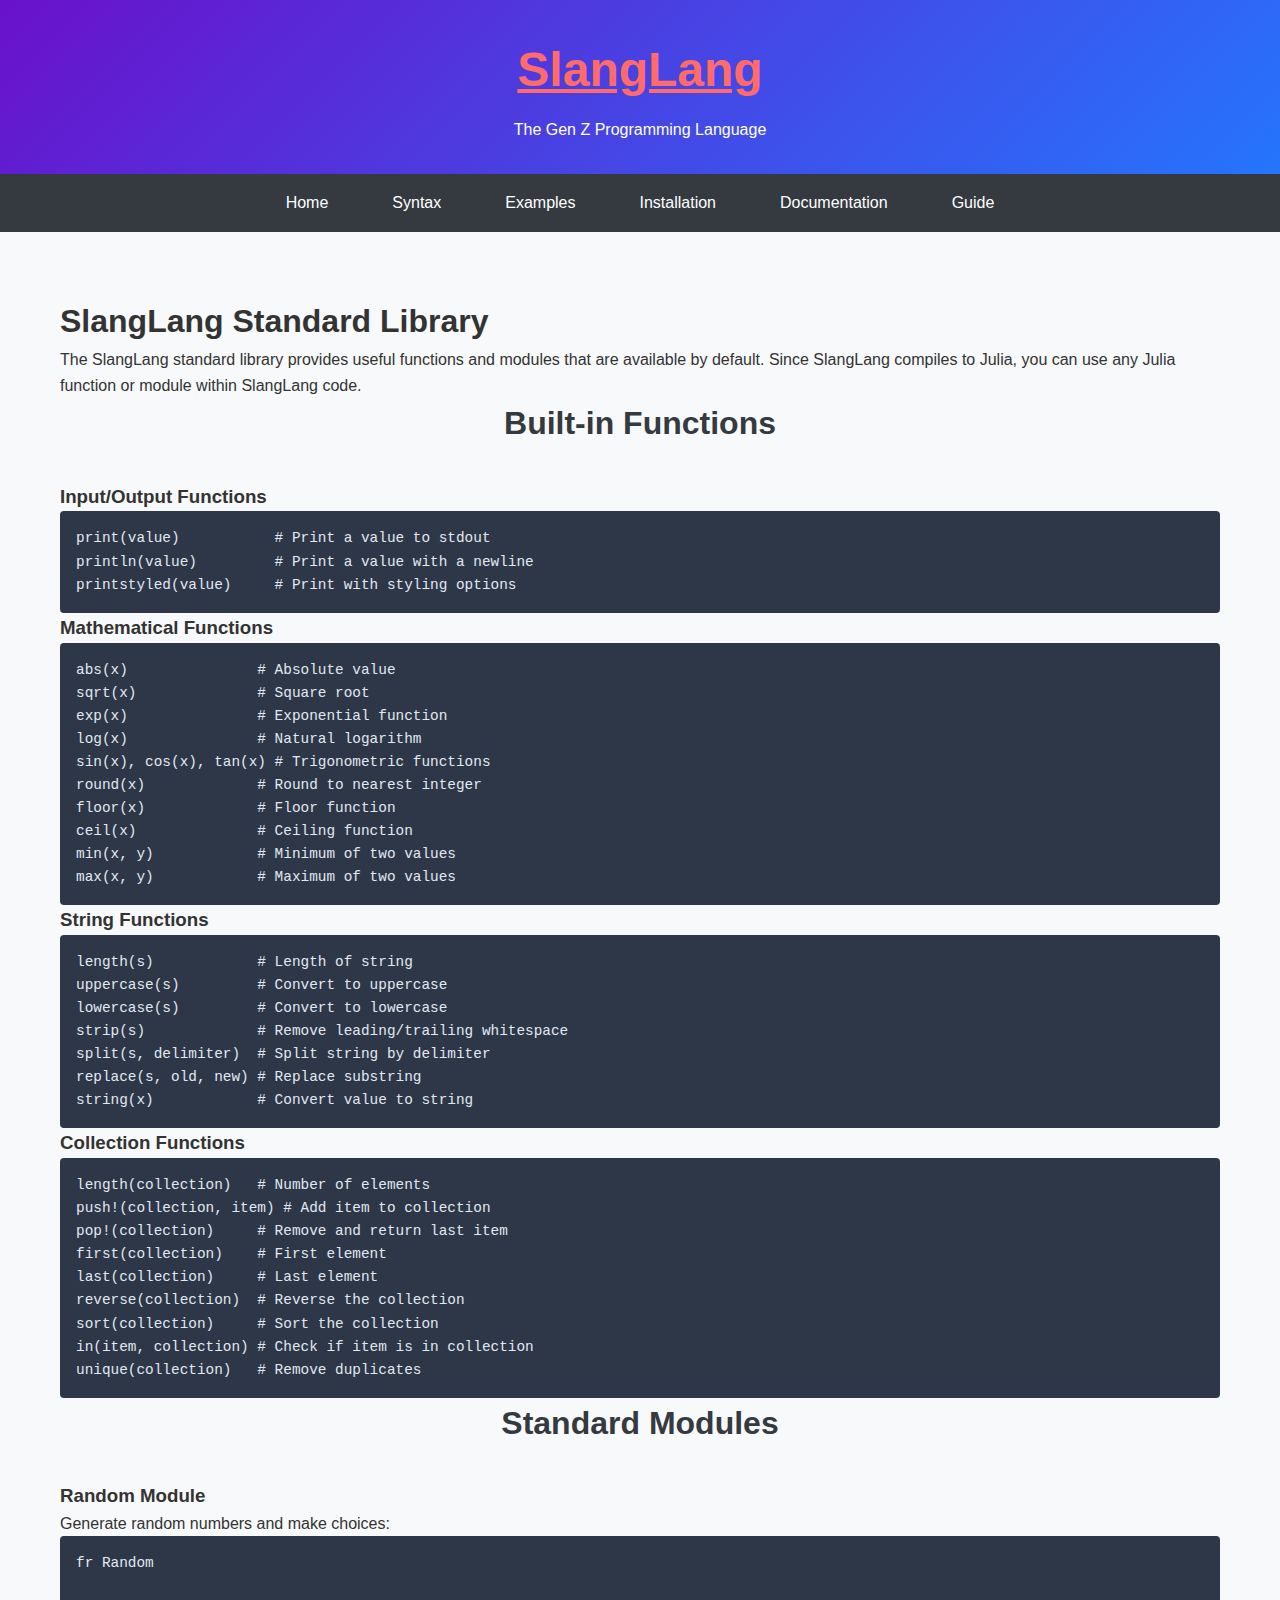
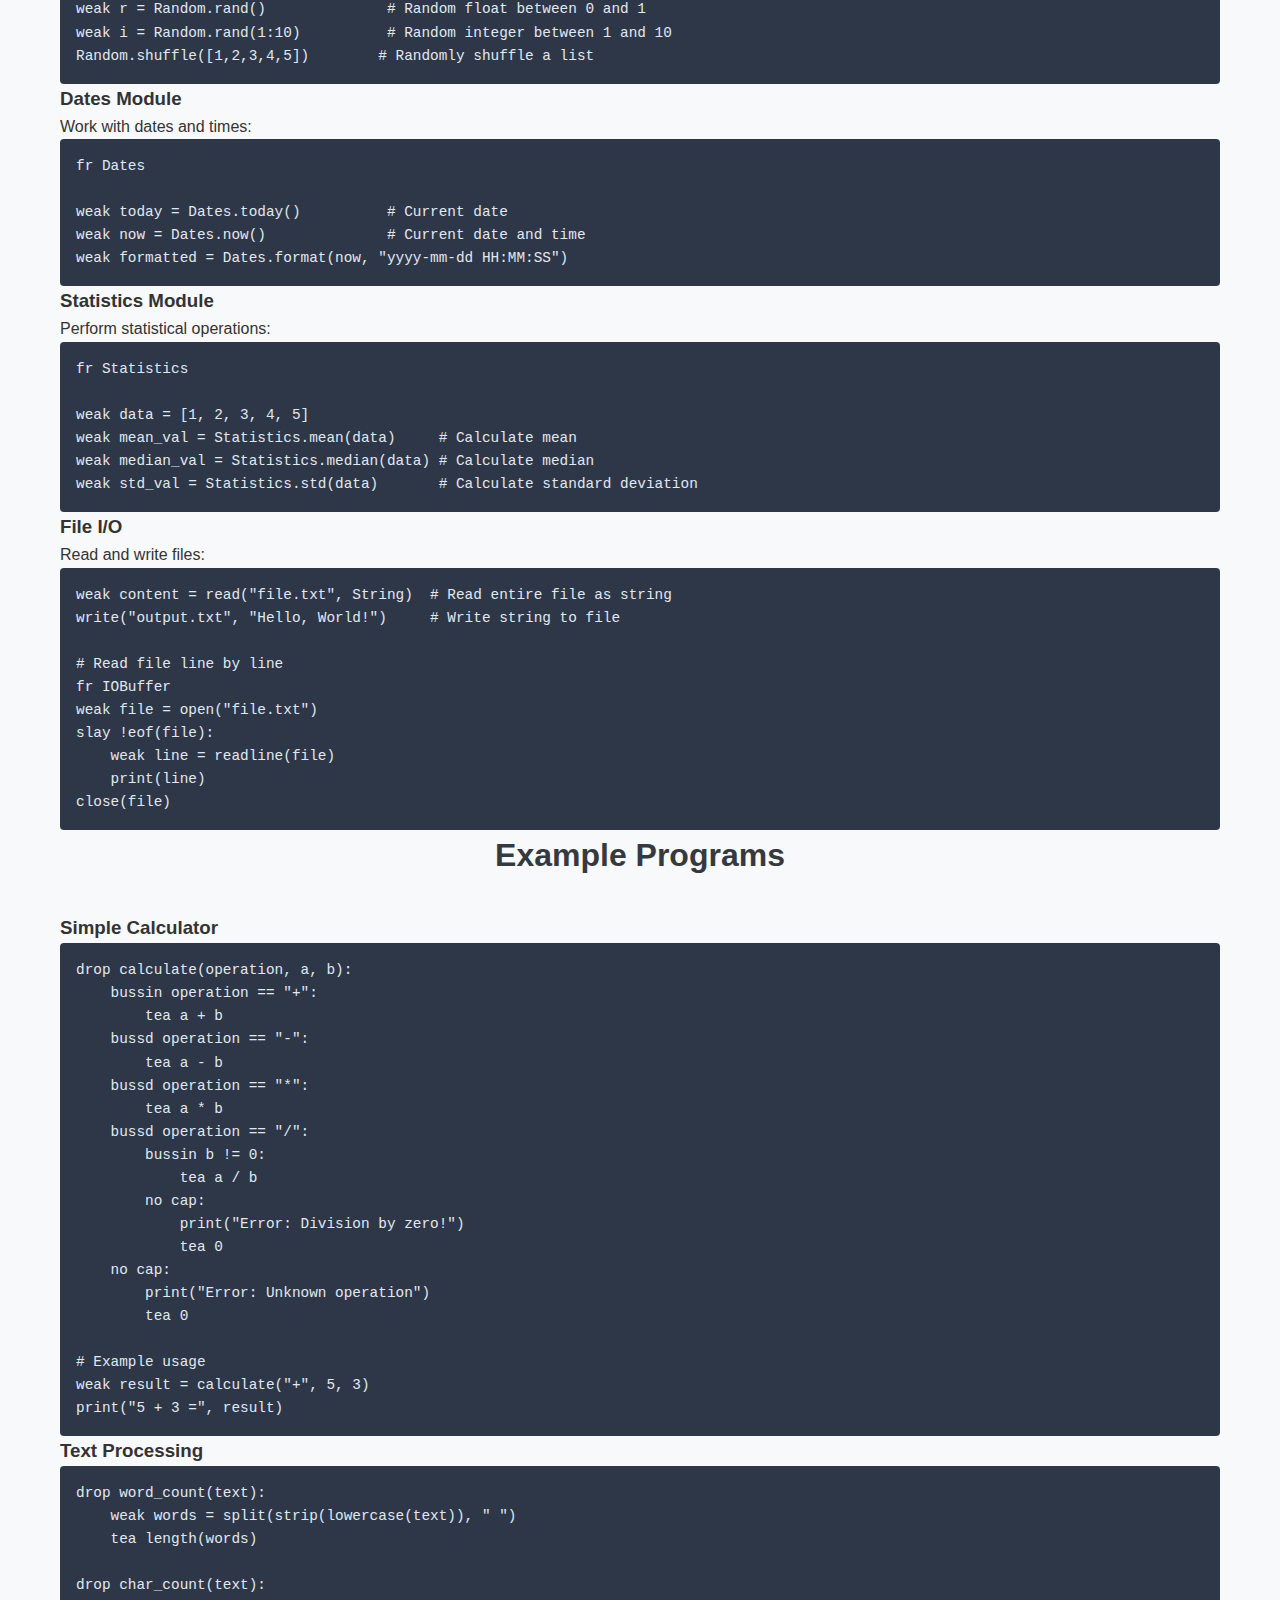
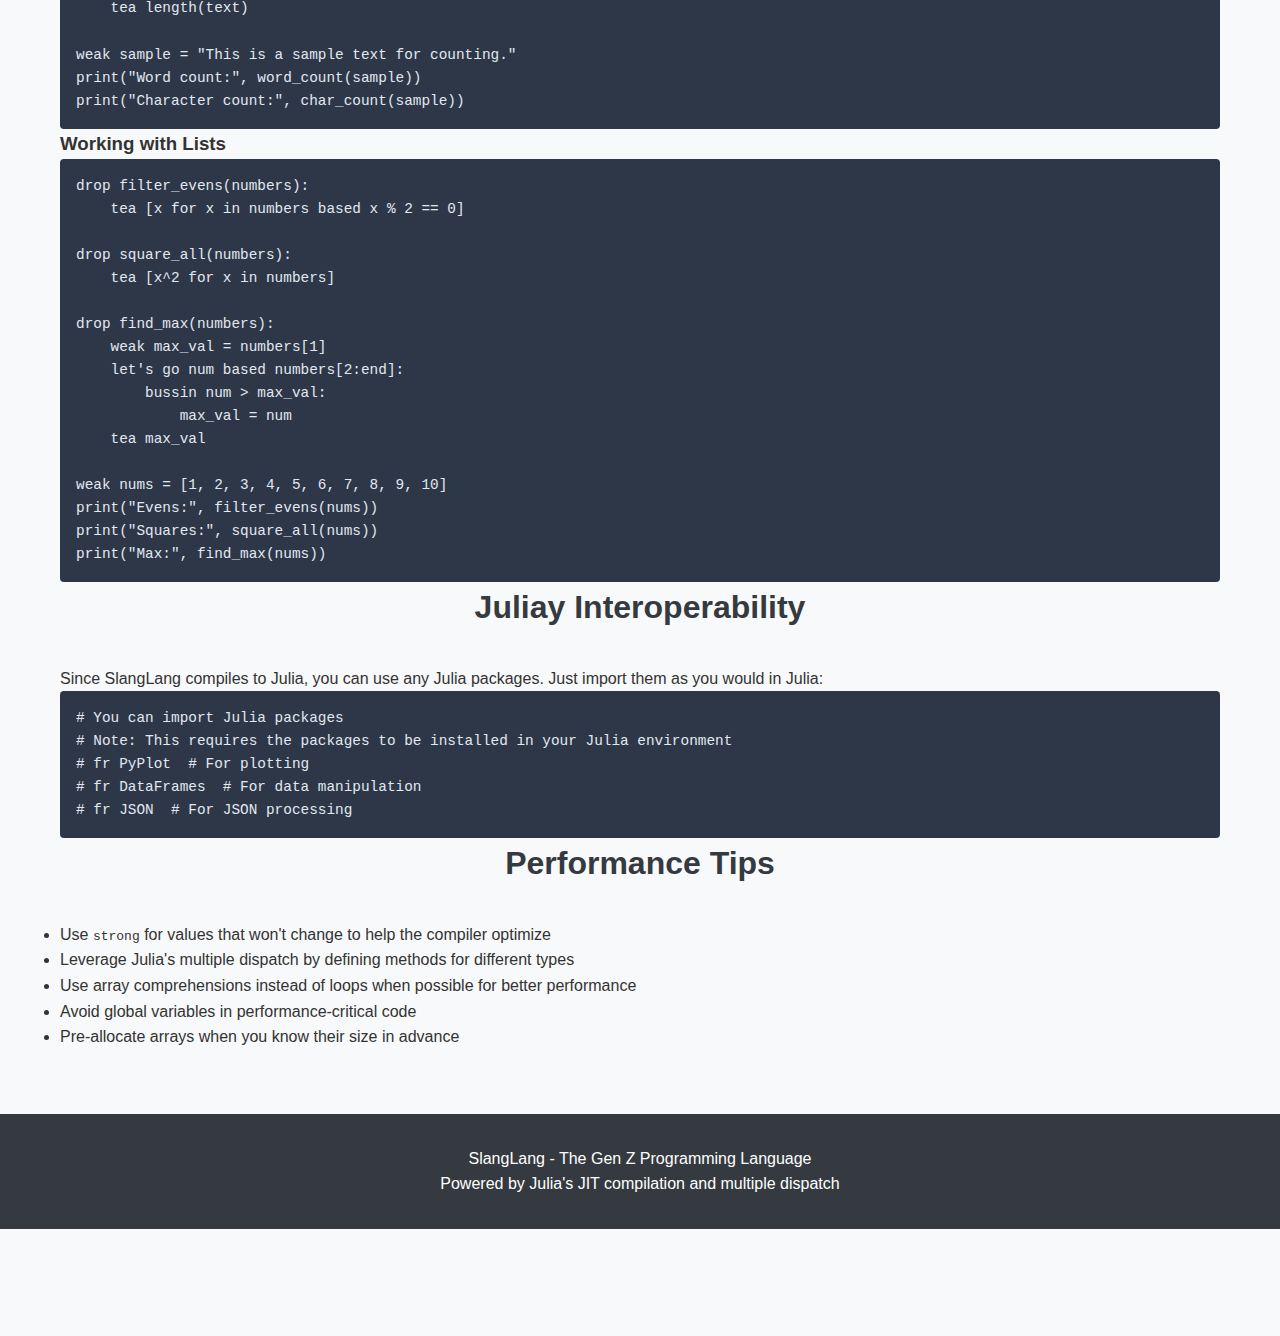
<file: docs/stdlib.html>
<!DOCTYPE html>
<html lang="en">
<head>
    <meta charset="UTF-8">
    <meta name="viewport" content="width=device-width, initial-scale=1.0">
    <title>Standard Library - SlangLang</title>
    <link rel="stylesheet" href="styles.css">
</head>
<body>
    <header>
        <div class="container">
            <h1><a href="index.html" class="highlight">SlangLang</a></h1>
            <p>The Gen Z Programming Language</p>
        </div>
    </header>

    <nav>
        <div class="container">
            <ul>
                <li><a href="index.html">Home</a></li>
                <li><a href="index.html#syntax">Syntax</a></li>
                <li><a href="index.html#examples">Examples</a></li>
                <li><a href="index.html#install">Installation</a></li>
                <li><a href="index.html#docs">Documentation</a></li>
                <li><a href="guide.html">Guide</a></li>
            </ul>
        </div>
    </nav>

    <main>
        <section>
            <div class="container">
                <h1>SlangLang Standard Library</h1>
                
                <p>The SlangLang standard library provides useful functions and modules that are available by default. Since SlangLang compiles to Julia, you can use any Julia function or module within SlangLang code.</p>
                
                <h2>Built-in Functions</h2>
                
                <h3>Input/Output Functions</h3>
                <div class="code-block">
                    <pre><code>print(value)           # Print a value to stdout
println(value)         # Print a value with a newline
printstyled(value)     # Print with styling options</code></pre>
                </div>
                
                <h3>Mathematical Functions</h3>
                <div class="code-block">
                    <pre><code>abs(x)               # Absolute value
sqrt(x)              # Square root
exp(x)               # Exponential function
log(x)               # Natural logarithm
sin(x), cos(x), tan(x) # Trigonometric functions
round(x)             # Round to nearest integer
floor(x)             # Floor function
ceil(x)              # Ceiling function
min(x, y)            # Minimum of two values
max(x, y)            # Maximum of two values</code></pre>
                </div>
                
                <h3>String Functions</h3>
                <div class="code-block">
                    <pre><code>length(s)            # Length of string
uppercase(s)         # Convert to uppercase
lowercase(s)         # Convert to lowercase
strip(s)             # Remove leading/trailing whitespace
split(s, delimiter)  # Split string by delimiter
replace(s, old, new) # Replace substring
string(x)            # Convert value to string</code></pre>
                </div>
                
                <h3>Collection Functions</h3>
                <div class="code-block">
                    <pre><code>length(collection)   # Number of elements
push!(collection, item) # Add item to collection
pop!(collection)     # Remove and return last item
first(collection)    # First element
last(collection)     # Last element
reverse(collection)  # Reverse the collection
sort(collection)     # Sort the collection
in(item, collection) # Check if item is in collection
unique(collection)   # Remove duplicates</code></pre>
                </div>
                
                <h2>Standard Modules</h2>
                
                <h3>Random Module</h3>
                <p>Generate random numbers and make choices:</p>
                <div class="code-block">
                    <pre><code>fr Random

weak r = Random.rand()              # Random float between 0 and 1
weak i = Random.rand(1:10)          # Random integer between 1 and 10
Random.shuffle([1,2,3,4,5])        # Randomly shuffle a list</code></pre>
                </div>
                
                <h3>Dates Module</h3>
                <p>Work with dates and times:</p>
                <div class="code-block">
                    <pre><code>fr Dates

weak today = Dates.today()          # Current date
weak now = Dates.now()              # Current date and time
weak formatted = Dates.format(now, "yyyy-mm-dd HH:MM:SS")</code></pre>
                </div>
                
                <h3>Statistics Module</h3>
                <p>Perform statistical operations:</p>
                <div class="code-block">
                    <pre><code>fr Statistics

weak data = [1, 2, 3, 4, 5]
weak mean_val = Statistics.mean(data)     # Calculate mean
weak median_val = Statistics.median(data) # Calculate median
weak std_val = Statistics.std(data)       # Calculate standard deviation</code></pre>
                </div>
                
                <h3>File I/O</h3>
                <p>Read and write files:</p>
                <div class="code-block">
                    <pre><code>weak content = read("file.txt", String)  # Read entire file as string
write("output.txt", "Hello, World!")     # Write string to file

# Read file line by line
fr IOBuffer
weak file = open("file.txt")
slay !eof(file):
    weak line = readline(file)
    print(line)
close(file)</code></pre>
                </div>
                
                <h2>Example Programs</h2>
                
                <h3>Simple Calculator</h3>
                <div class="code-block">
                    <pre><code>drop calculate(operation, a, b):
    bussin operation == "+":
        tea a + b
    bussd operation == "-":
        tea a - b
    bussd operation == "*":
        tea a * b
    bussd operation == "/":
        bussin b != 0:
            tea a / b
        no cap:
            print("Error: Division by zero!")
            tea 0
    no cap:
        print("Error: Unknown operation")
        tea 0

# Example usage
weak result = calculate("+", 5, 3)
print("5 + 3 =", result)</code></pre>
                </div>
                
                <h3>Text Processing</h3>
                <div class="code-block">
                    <pre><code>drop word_count(text):
    weak words = split(strip(lowercase(text)), " ")
    tea length(words)

drop char_count(text):
    tea length(text)

weak sample = "This is a sample text for counting."
print("Word count:", word_count(sample))
print("Character count:", char_count(sample))</code></pre>
                </div>
                
                <h3>Working with Lists</h3>
                <div class="code-block">
                    <pre><code>drop filter_evens(numbers):
    tea [x for x in numbers based x % 2 == 0]

drop square_all(numbers):
    tea [x^2 for x in numbers]

drop find_max(numbers):
    weak max_val = numbers[1]
    let's go num based numbers[2:end]:
        bussin num > max_val:
            max_val = num
    tea max_val

weak nums = [1, 2, 3, 4, 5, 6, 7, 8, 9, 10]
print("Evens:", filter_evens(nums))
print("Squares:", square_all(nums))
print("Max:", find_max(nums))</code></pre>
                </div>
                
                <h2>Juliay Interoperability</h2>
                
                <p>Since SlangLang compiles to Julia, you can use any Julia packages. Just import them as you would in Julia:</p>
                
                <div class="code-block">
                    <pre><code># You can import Julia packages
# Note: This requires the packages to be installed in your Julia environment
# fr PyPlot  # For plotting
# fr DataFrames  # For data manipulation
# fr JSON  # For JSON processing</code></pre>
                </div>
                
                <h2>Performance Tips</h2>
                
                <ul>
                    <li>Use <code>strong</code> for values that won't change to help the compiler optimize</li>
                    <li>Leverage Julia's multiple dispatch by defining methods for different types</li>
                    <li>Use array comprehensions instead of loops when possible for better performance</li>
                    <li>Avoid global variables in performance-critical code</li>
                    <li>Pre-allocate arrays when you know their size in advance</li>
                </ul>
            </div>
        </section>
    </main>

    <footer>
        <div class="container">
            <p>SlangLang - The Gen Z Programming Language</p>
            <p>Powered by Julia's JIT compilation and multiple dispatch</p>
        </div>
    </footer>
</body>
</html>
</file>
<file: docs/styles.css>
/* Reset and base styles */
* {
    margin: 0;
    padding: 0;
    box-sizing: border-box;
}

body {
    font-family: 'Segoe UI', Tahoma, Geneva, Verdana, sans-serif;
    line-height: 1.6;
    color: #333;
    background-color: #f8f9fa;
}

.container {
    max-width: 1200px;
    margin: 0 auto;
    padding: 0 20px;
}

/* Header styles */
header {
    background: linear-gradient(135deg, #6a11cb 0%, #2575fc 100%);
    color: white;
    text-align: center;
    padding: 2rem 0;
}

header h1 {
    font-size: 3rem;
    margin-bottom: 0.5rem;
}

.highlight {
    color: #ff6b6b;
    font-weight: bold;
}

/* Navigation styles */
nav {
    background-color: #343a40;
    padding: 1rem 0;
}

nav ul {
    list-style: none;
    display: flex;
    justify-content: center;
}

nav ul li {
    margin: 0 1rem;
}

nav ul li a {
    color: white;
    text-decoration: none;
    padding: 0.5rem 1rem;
    border-radius: 4px;
    transition: background-color 0.3s;
}

nav ul li a:hover {
    background-color: #495057;
}

/* Main content */
main {
    min-height: calc(100vh - 200px);
}

/* Hero section */
.hero {
    background: linear-gradient(rgba(0, 0, 0, 0.7), rgba(0, 0, 0, 0.7)), 
                url('data:image/svg+xml;utf8,<svg xmlns="http://www.w3.org/2000/svg" width="100" height="100" viewBox="0 0 100 100"><rect width="100" height="100" fill="%232575fc"/><path d="M0 50 L100 50 M50 0 L50 100" stroke="white" stroke-width="2"/></svg>');
    background-size: cover;
    color: white;
    text-align: center;
    padding: 4rem 0;
}

.hero h2 {
    font-size: 2.5rem;
    margin-bottom: 1rem;
}

.hero p {
    font-size: 1.2rem;
    margin-bottom: 2rem;
}

.btn {
    display: inline-block;
    background-color: #ff6b6b;
    color: white;
    padding: 12px 30px;
    text-decoration: none;
    border-radius: 30px;
    font-weight: bold;
    transition: background-color 0.3s;
}

.btn:hover {
    background-color: #ff5252;
}

/* Section styling */
section {
    padding: 4rem 0;
}

section h2 {
    text-align: center;
    margin-bottom: 2rem;
    font-size: 2rem;
    color: #343a40;
}

/* Syntax grid */
.syntax-grid {
    display: grid;
    grid-template-columns: repeat(auto-fit, minmax(300px, 1fr));
    gap: 2rem;
    margin-bottom: 3rem;
}

.syntax-card {
    background: white;
    border-radius: 8px;
    padding: 1.5rem;
    box-shadow: 0 4px 6px rgba(0, 0, 0, 0.1);
    transition: transform 0.3s;
}

.syntax-card:hover {
    transform: translateY(-5px);
}

.syntax-card h3 {
    color: #495057;
    margin-bottom: 1rem;
    font-size: 1.5rem;
}

.code-block {
    background-color: #2d3748;
    color: #e2e8f0;
    padding: 1rem;
    border-radius: 4px;
    overflow-x: auto;
    font-family: 'Courier New', monospace;
    font-size: 0.9rem;
}

.code-block pre {
    margin: 0;
}

.code-block code {
    font-family: 'Courier New', monospace;
}

/* Keyword table */
.keyword-table {
    width: 100%;
    border-collapse: collapse;
    margin-top: 1rem;
    background-color: white;
    box-shadow: 0 4px 6px rgba(0, 0, 0, 0.1);
}

.keyword-table th,
.keyword-table td {
    padding: 12px 15px;
    text-align: left;
    border-bottom: 1px solid #dee2e6;
}

.keyword-table th {
    background-color: #343a40;
    color: white;
}

.keyword-table tr:nth-child(even) {
    background-color: #f8f9fa;
}

.keyword-table tr:hover {
    background-color: #e9ecef;
}

/* Example sections */
.example-section {
    background: white;
    padding: 2rem;
    border-radius: 8px;
    box-shadow: 0 4px 6px rgba(0, 0, 0, 0.1);
}

.example-section h3 {
    margin: 1.5rem 0 1rem 0;
    color: #495057;
}

.example-section:first-child h3 {
    margin-top: 0;
}

/* Documentation grid */
.docs-grid {
    display: grid;
    grid-template-columns: repeat(auto-fit, minmax(300px, 1fr));
    gap: 2rem;
}

.doc-card {
    background: white;
    border-radius: 8px;
    padding: 2rem;
    box-shadow: 0 4px 6px rgba(0, 0, 0, 0.1);
    text-align: center;
    transition: transform 0.3s;
}

.doc-card:hover {
    transform: translateY(-5px);
}

.doc-card h3 {
    color: #495057;
    margin-bottom: 1rem;
}

.doc-card a {
    display: inline-block;
    margin-top: 1rem;
    background-color: #6a11cb;
    color: white;
    padding: 10px 20px;
    text-decoration: none;
    border-radius: 4px;
    transition: background-color 0.3s;
}

.doc-card a:hover {
    background-color: #2575fc;
}

/* Footer */
footer {
    background-color: #343a40;
    color: white;
    text-align: center;
    padding: 2rem 0;
}

/* Responsive design */
@media (max-width: 768px) {
    header h1 {
        font-size: 2rem;
    }
    
    nav ul {
        flex-direction: column;
        align-items: center;
    }
    
    nav ul li {
        margin: 0.5rem 0;
    }
    
    .hero h2 {
        font-size: 2rem;
    }
    
    .syntax-grid,
    .docs-grid {
        grid-template-columns: 1fr;
    }
    
    section h2 {
        font-size: 1.5rem;
    }
}
</file>
